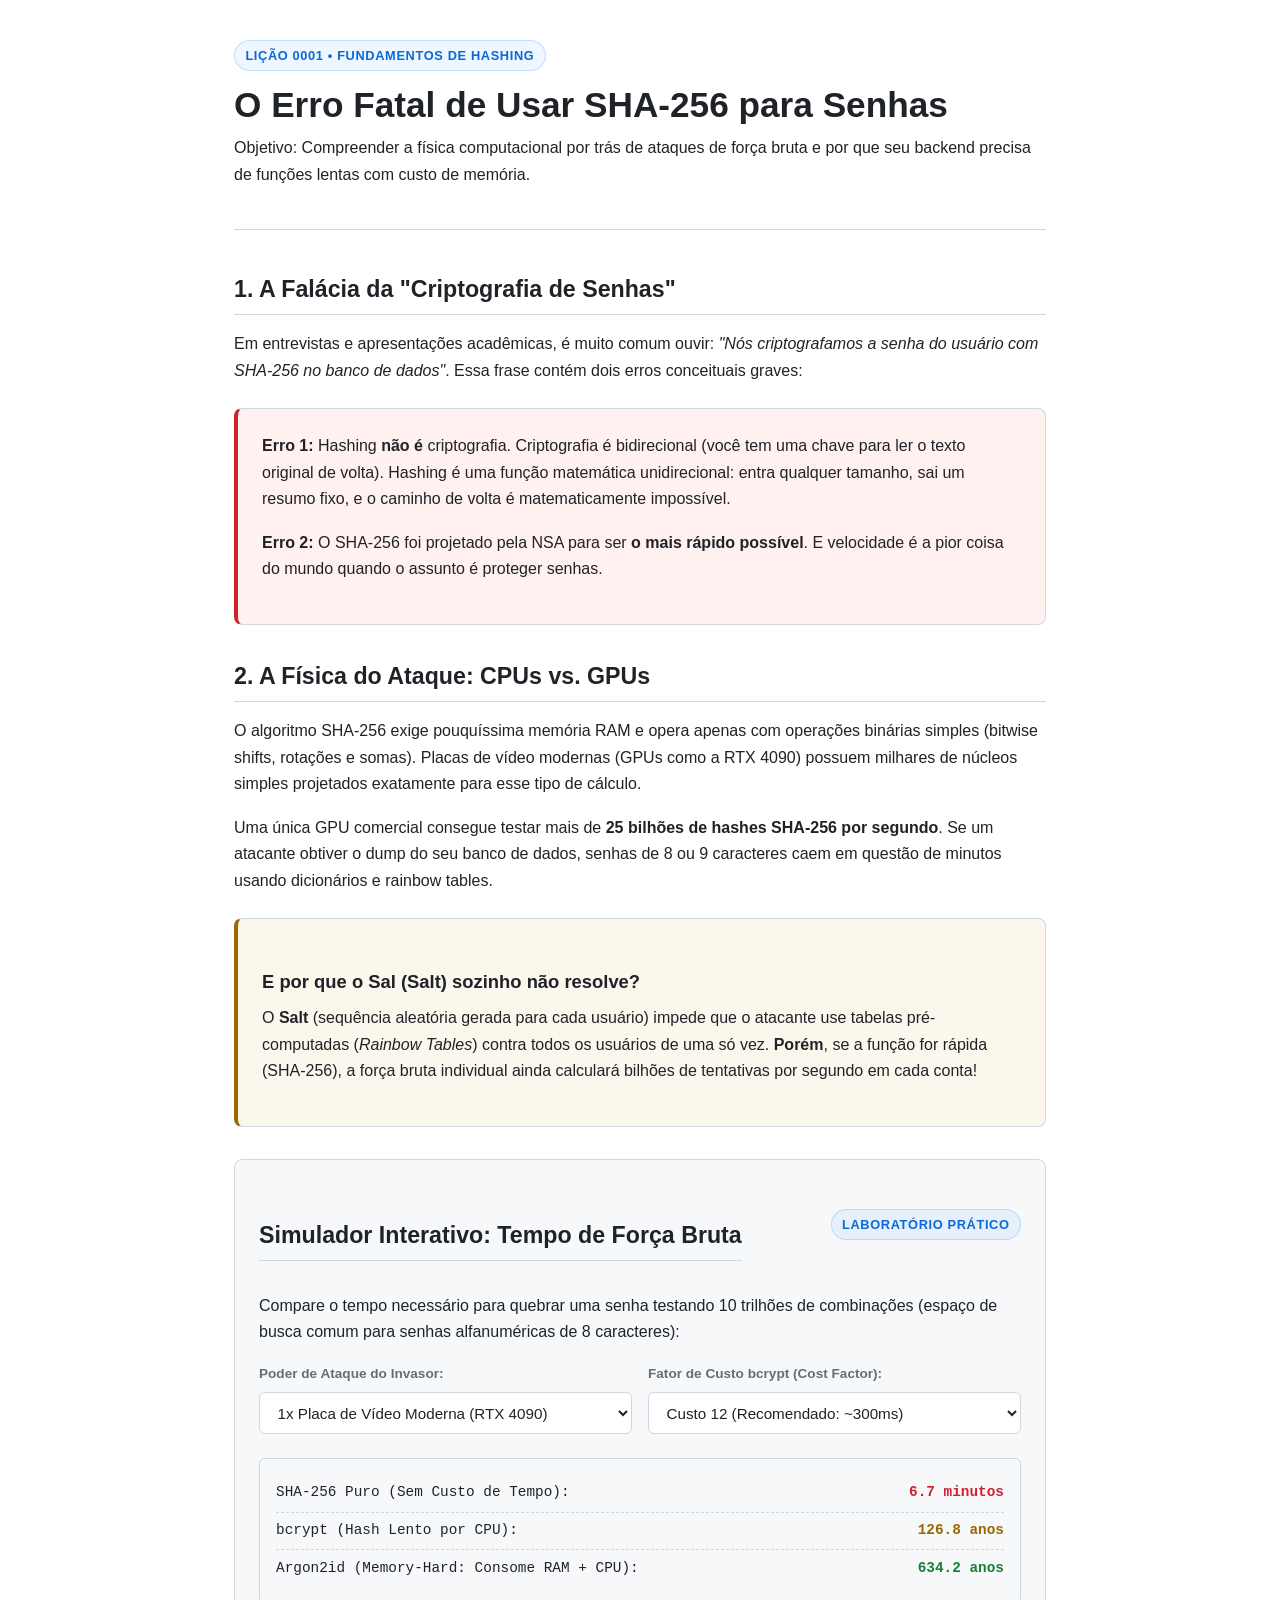
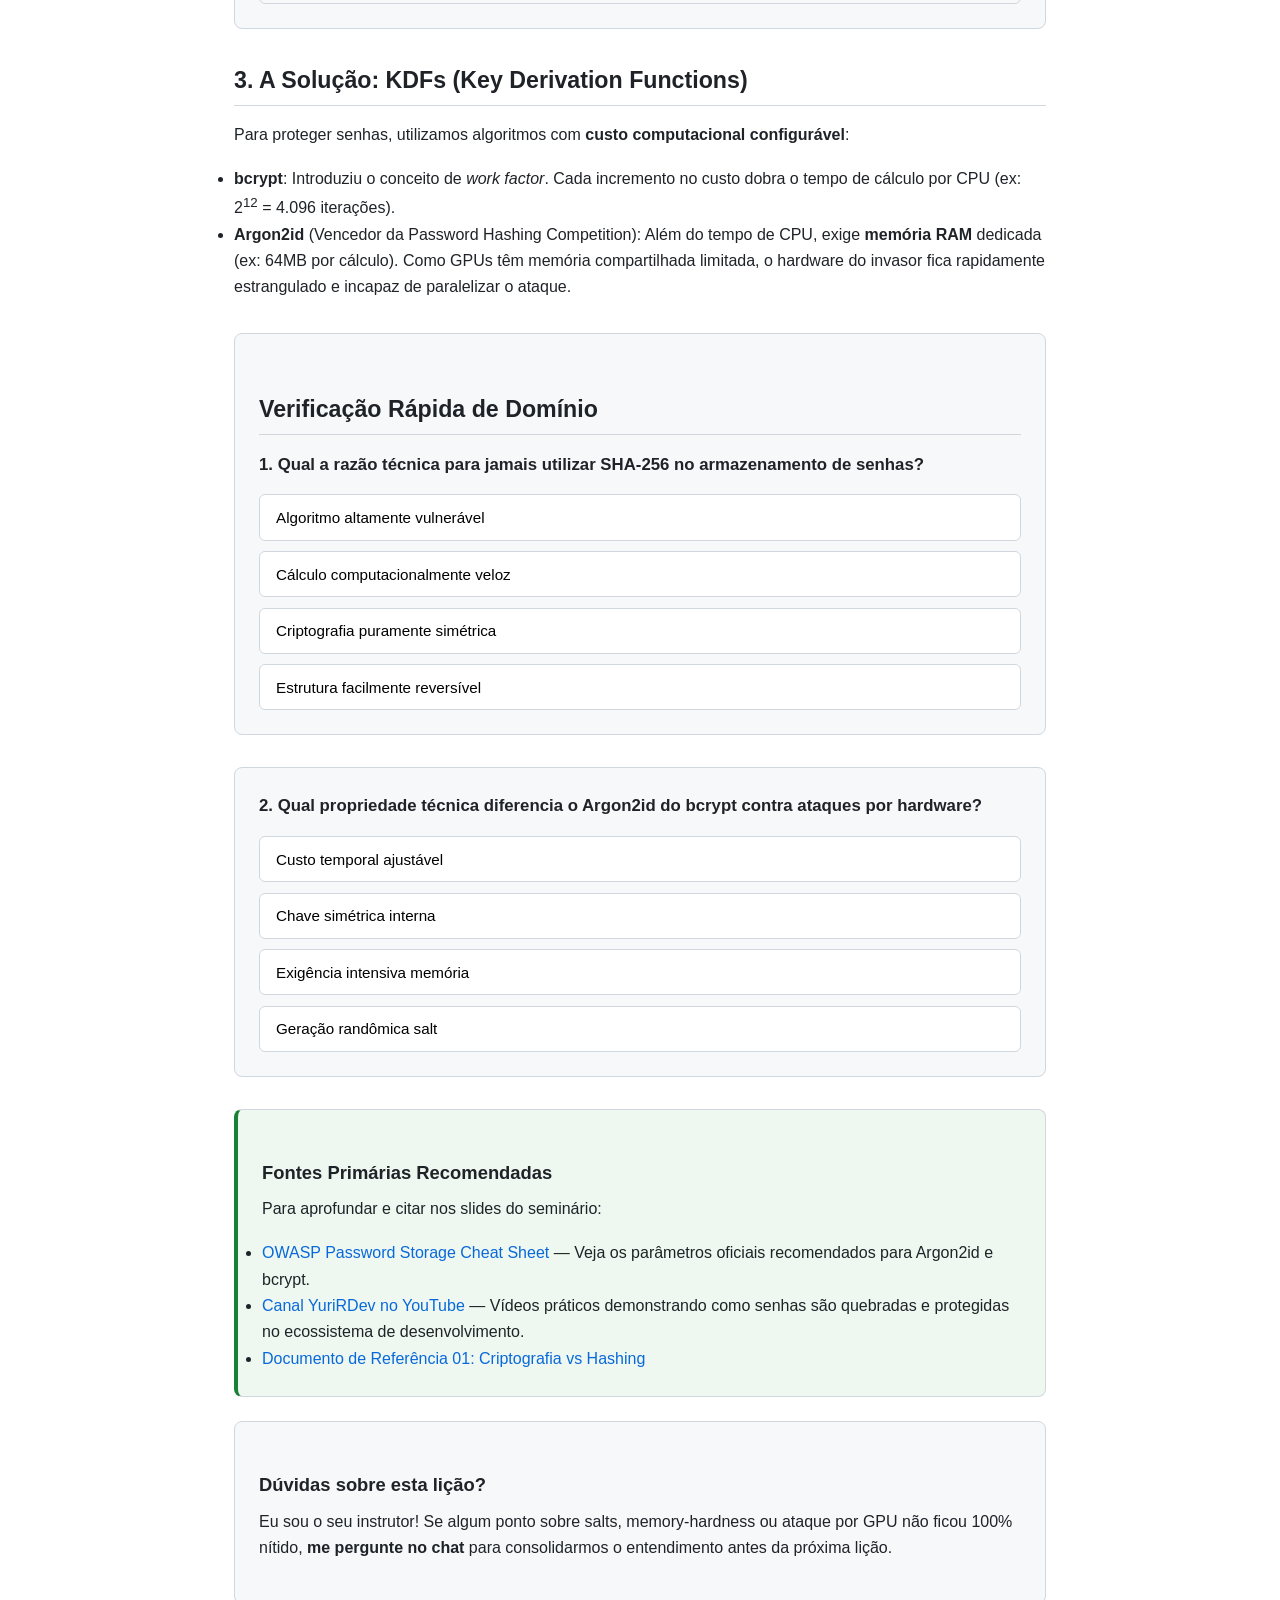
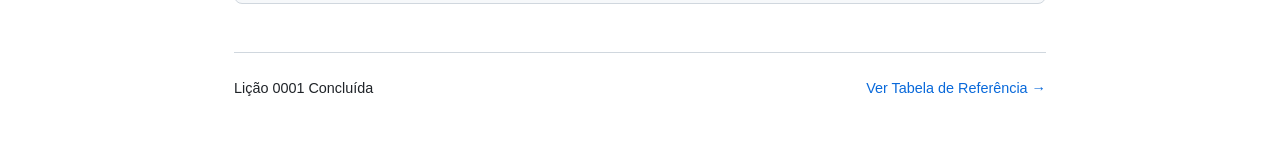
<file: lessons/0001-o-erro-fatal-do-sha256.html>
<!DOCTYPE html>
<html lang="pt-BR">
<head>
  <meta charset="UTF-8">
  <meta name="viewport" content="width=device-width, initial-scale=1.0">
  <title>Lição 0001: Por que o SHA-256 é um Erro Fatal para Senhas</title>
  <link rel="stylesheet" href="../assets/style.css">
</head>
<body>
  <header>
    <span class="lesson-badge">Lição 0001 • Fundamentos de Hashing</span>
    <h1>O Erro Fatal de Usar SHA-256 para Senhas</h1>
    <p>Objetivo: Compreender a física computacional por trás de ataques de força bruta e por que seu backend precisa de funções lentas com custo de memória.</p>
  </header>

  <main>
    <section>
      <h2>1. A Falácia da "Criptografia de Senhas"</h2>
      <p>Em entrevistas e apresentações acadêmicas, é muito comum ouvir: <em>"Nós criptografamos a senha do usuário com SHA-256 no banco de dados"</em>. Essa frase contém dois erros conceituais graves:</p>
      
      <div class="card alert-danger">
        <p><strong>Erro 1:</strong> Hashing <strong>não é</strong> criptografia. Criptografia é bidirecional (você tem uma chave para ler o texto original de volta). Hashing é uma função matemática unidirecional: entra qualquer tamanho, sai um resumo fixo, e o caminho de volta é matematicamente impossível.</p>
        <p><strong>Erro 2:</strong> O SHA-256 foi projetado pela NSA para ser <strong>o mais rápido possível</strong>. E velocidade é a pior coisa do mundo quando o assunto é proteger senhas.</p>
      </div>
    </section>

    <section>
      <h2>2. A Física do Ataque: CPUs vs. GPUs</h2>
      <p>O algoritmo SHA-256 exige pouquíssima memória RAM e opera apenas com operações binárias simples (bitwise shifts, rotações e somas). Placas de vídeo modernas (GPUs como a RTX 4090) possuem milhares de núcleos simples projetados exatamente para esse tipo de cálculo.</p>
      
      <p>Uma única GPU comercial consegue testar mais de <strong>25 bilhões de hashes SHA-256 por segundo</strong>. Se um atacante obtiver o dump do seu banco de dados, senhas de 8 ou 9 caracteres caem em questão de minutos usando dicionários e rainbow tables.</p>

      <div class="card alert-warning">
        <h3>E por que o Sal (Salt) sozinho não resolve?</h3>
        <p>O <strong>Salt</strong> (sequência aleatória gerada para cada usuário) impede que o atacante use tabelas pré-computadas (<em>Rainbow Tables</em>) contra todos os usuários de uma só vez. <strong>Porém</strong>, se a função for rápida (SHA-256), a força bruta individual ainda calculará bilhões de tentativas por segundo em cada conta!</p>
      </div>
    </section>

    <!-- Simulador Interativo -->
    <section class="simulator">
      <div class="simulator-header">
        <h2>Simulador Interativo: Tempo de Força Bruta</h2>
        <span class="lesson-badge">Laboratório Prático</span>
      </div>
      <p>Compare o tempo necessário para quebrar uma senha testando 10 trilhões de combinações (espaço de busca comum para senhas alfanuméricas de 8 caracteres):</p>

      <div class="simulator-controls">
        <div class="form-group">
          <label for="hardware-select">Poder de Ataque do Invasor:</label>
          <select id="hardware-select">
            <option value="1">1x Placa de Vídeo Moderna (RTX 4090)</option>
            <option value="8">Rig com 8x GPUs RTX 4090</option>
            <option value="64">Cluster Profissional (64 GPUs em Nuvem)</option>
          </select>
        </div>
        <div class="form-group">
          <label for="cost-factor">Fator de Custo bcrypt (Cost Factor):</label>
          <select id="cost-factor">
            <option value="10">Custo 10 (Mais rápido: ~100ms)</option>
            <option value="12" selected>Custo 12 (Recomendado: ~300ms)</option>
            <option value="14">Custo 14 (Servidores potentes: ~1.2s)</option>
          </select>
        </div>
      </div>

      <div class="sim-output">
        <div class="sim-metric">
          <span>SHA-256 Puro (Sem Custo de Tempo):</span>
          <strong id="sha-result" style="color: var(--danger)">Calculando...</strong>
        </div>
        <div class="sim-metric">
          <span>bcrypt (Hash Lento por CPU):</span>
          <strong id="bcrypt-result" style="color: var(--warning)">Calculando...</strong>
        </div>
        <div class="sim-metric">
          <span>Argon2id (Memory-Hard: Consome RAM + CPU):</span>
          <strong id="argon-result" style="color: var(--success)">Calculando...</strong>
        </div>
      </div>
    </section>

    <section>
      <h2>3. A Solução: KDFs (Key Derivation Functions)</h2>
      <p>Para proteger senhas, utilizamos algoritmos com <strong>custo computacional configurável</strong>:</p>
      <ul>
        <li><strong>bcrypt</strong>: Introduziu o conceito de <em>work factor</em>. Cada incremento no custo dobra o tempo de cálculo por CPU (ex: 2<sup>12</sup> = 4.096 iterações).</li>
        <li><strong>Argon2id</strong> (Vencedor da Password Hashing Competition): Além do tempo de CPU, exige <strong>memória RAM</strong> dedicada (ex: 64MB por cálculo). Como GPUs têm memória compartilhada limitada, o hardware do invasor fica rapidamente estrangulado e incapaz de paralelizar o ataque.</li>
      </ul>
    </section>

    <!-- Quiz Interativo -->
    <section class="quiz-widget" id="quiz-1">
      <h2>Verificação Rápida de Domínio</h2>
      <p class="quiz-question">1. Qual a razão técnica para jamais utilizar SHA-256 no armazenamento de senhas?</p>
      <div class="quiz-options">
        <button class="quiz-option" data-correct="false">Algoritmo altamente vulnerável</button>
        <button class="quiz-option" data-correct="true">Cálculo computacionalmente veloz</button>
        <button class="quiz-option" data-correct="false">Criptografia puramente simétrica</button>
        <button class="quiz-option" data-correct="false">Estrutura facilmente reversível</button>
      </div>
      <div class="quiz-feedback" id="quiz-feedback-1"></div>
    </section>

    <section class="quiz-widget" id="quiz-2">
      <p class="quiz-question">2. Qual propriedade técnica diferencia o Argon2id do bcrypt contra ataques por hardware?</p>
      <div class="quiz-options">
        <button class="quiz-option" data-correct="false">Custo temporal ajustável</button>
        <button class="quiz-option" data-correct="false">Chave simétrica interna</button>
        <button class="quiz-option" data-correct="true">Exigência intensiva memória</button>
        <button class="quiz-option" data-correct="false">Geração randômica salt</button>
      </div>
      <div class="quiz-feedback" id="quiz-feedback-2"></div>
    </section>

    <section class="card alert-success">
      <h3>Fontes Primárias Recomendadas</h3>
      <p>Para aprofundar e citar nos slides do seminário:</p>
      <ul>
        <li><a href="https://cheatsheetseries.owasp.org/cheatsheets/Password_Storage_Cheat_Sheet.html" target="_blank" rel="noopener">OWASP Password Storage Cheat Sheet</a> — Veja os parâmetros oficiais recomendados para Argon2id e bcrypt.</li>
        <li><a href="https://www.youtube.com/@YuriRDev" target="_blank" rel="noopener">Canal YuriRDev no YouTube</a> — Vídeos práticos demonstrando como senhas são quebradas e protegidas no ecossistema de desenvolvimento.</li>
        <li><a href="../reference/01-hashing-vs-criptografia.html">Documento de Referência 01: Criptografia vs Hashing</a></li>
      </ul>
    </section>

    <section class="card">
      <h3>Dúvidas sobre esta lição?</h3>
      <p>Eu sou o seu instrutor! Se algum ponto sobre salts, memory-hardness ou ataque por GPU não ficou 100% nítido, <strong>me pergunte no chat</strong> para consolidarmos o entendimento antes da próxima lição.</p>
    </section>
  </main>

  <footer class="nav-footer">
    <span>Lição 0001 Concluída</span>
    <a href="../reference/01-hashing-vs-criptografia.html">Ver Tabela de Referência →</a>
  </footer>

  <script>
    // Simulator Logic
    const combinations = 10000000000000; // 10 trilhões
    const hardwareSelect = document.getElementById('hardware-select');
    const costFactorSelect = document.getElementById('cost-factor');

    function updateSimulator() {
      const gpus = parseInt(hardwareSelect.value, 10);
      const cost = parseInt(costFactorSelect.value, 10);

      // SHA-256: ~25 bilhões hashes/seg por RTX 4090
      const shaSpeed = 25000000000 * gpus;
      const shaSeconds = combinations / shaSpeed;
      document.getElementById('sha-result').textContent = formatTime(shaSeconds);

      // bcrypt: ~10.000 h/s em cost 10 para 1 GPU, divide por 2 a cada aumento de custo
      const baseBcrypt = 10000 * Math.pow(2, 10 - cost) * gpus;
      const bcryptSeconds = combinations / baseBcrypt;
      document.getElementById('bcrypt-result').textContent = formatTime(bcryptSeconds);

      // Argon2id: memória de GPU esgota, velocidade drasticamente menor (~500 h/s com 64MB)
      const baseArgon = 500 * gpus;
      const argonSeconds = combinations / baseArgon;
      document.getElementById('argon-result').textContent = formatTime(argonSeconds);
    }

    function formatTime(sec) {
      if (sec < 60) return `${sec.toFixed(1)} segundos (instantâneo)`;
      if (sec < 3600) return `${(sec / 60).toFixed(1)} minutos`;
      if (sec < 86400) return `${(sec / 3600).toFixed(1)} horas`;
      if (sec < 31536000) return `${(sec / 86400).toFixed(1)} dias`;
      const anos = sec / 31536000;
      if (anos > 1000) return `${(anos / 1000).toFixed(1)} milênios (inviável)`;
      return `${anos.toFixed(1)} anos`;
    }

    hardwareSelect.addEventListener('change', updateSimulator);
    costFactorSelect.addEventListener('change', updateSimulator);
    updateSimulator();

    // Quiz Logic
    function setupQuiz(quizId, feedbackId) {
      const container = document.getElementById(quizId);
      const feedback = document.getElementById(feedbackId);
      const buttons = container.querySelectorAll('.quiz-option');

      buttons.forEach(btn => {
        btn.addEventListener('click', () => {
          buttons.forEach(b => {
            b.disabled = true;
            if (b.dataset.correct === "true") b.classList.add('correct');
          });

          if (btn.dataset.correct === "true") {
            feedback.style.display = 'block';
            feedback.className = 'quiz-feedback alert-success';
            feedback.innerHTML = '<strong>Correto!</strong> O cálculo veloz permite testar bilhões de possibilidades por segundo em GPUs.';
          } else {
            btn.classList.add('incorrect');
            feedback.style.display = 'block';
            feedback.className = 'quiz-feedback alert-danger';
            feedback.innerHTML = '<strong>Incorreto.</strong> O problema do SHA-256 para senhas é a sua velocidade extrema de processamento, facilitando força bruta.';
          }
        });
      });
    }

    setupQuiz('quiz-1', 'quiz-feedback-1');

    // Quiz 2 feedback override
    const container2 = document.getElementById('quiz-2');
    const feedback2 = document.getElementById('quiz-feedback-2');
    const buttons2 = container2.querySelectorAll('.quiz-option');
    buttons2.forEach(btn => {
      btn.addEventListener('click', () => {
        buttons2.forEach(b => {
          b.disabled = true;
          if (b.dataset.correct === "true") b.classList.add('correct');
        });
        if (btn.dataset.correct === "true") {
          feedback2.style.display = 'block';
          feedback2.className = 'quiz-feedback alert-success';
          feedback2.innerHTML = '<strong>Correto!</strong> O Argon2id força o consumo de memória RAM, inviabilizando a paralelização em placas de vídeo.';
        } else {
          btn.classList.add('incorrect');
          feedback2.style.display = 'block';
          feedback2.className = 'quiz-feedback alert-danger';
          feedback2.innerHTML = '<strong>Incorreto.</strong> A grande inovação do Argon2id é ser memory-hard (exigir muita memória física por tentativa).';
        }
      });
    });
  </script>
</body>
</html>
</file>
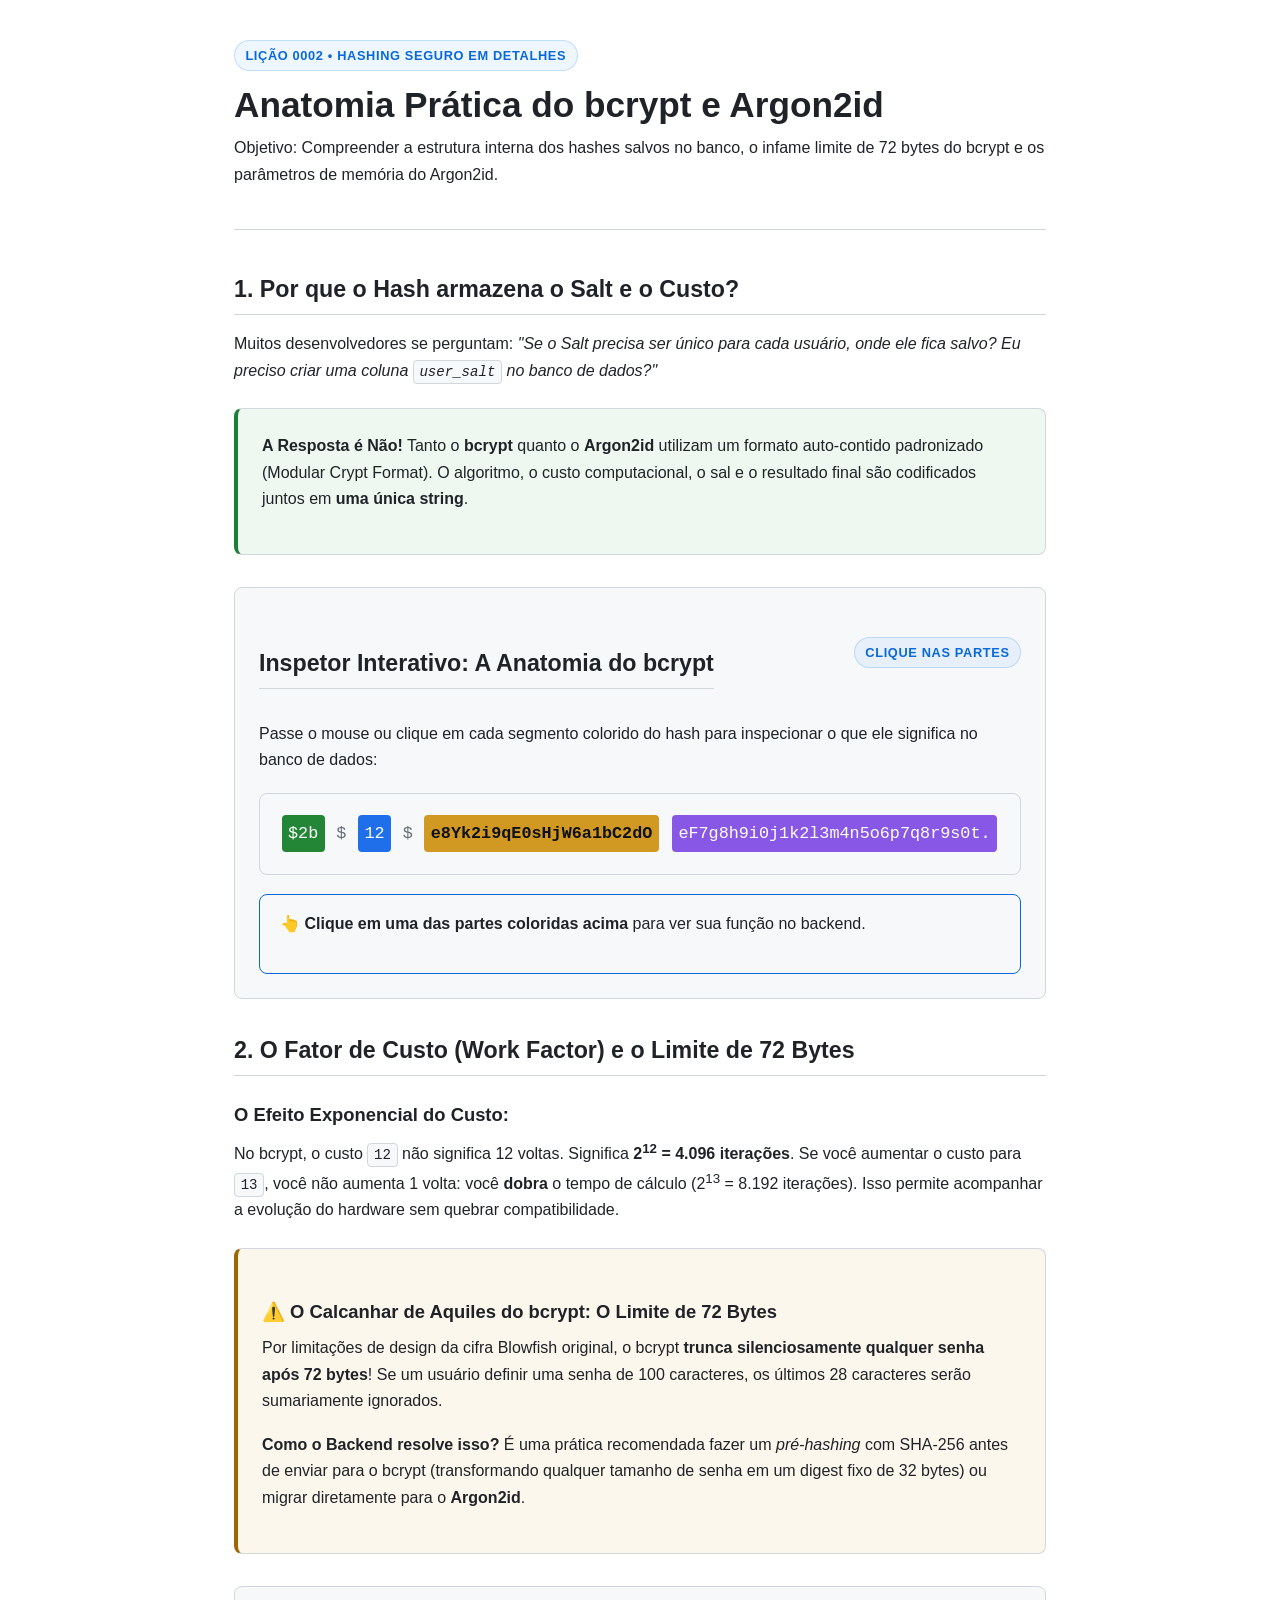
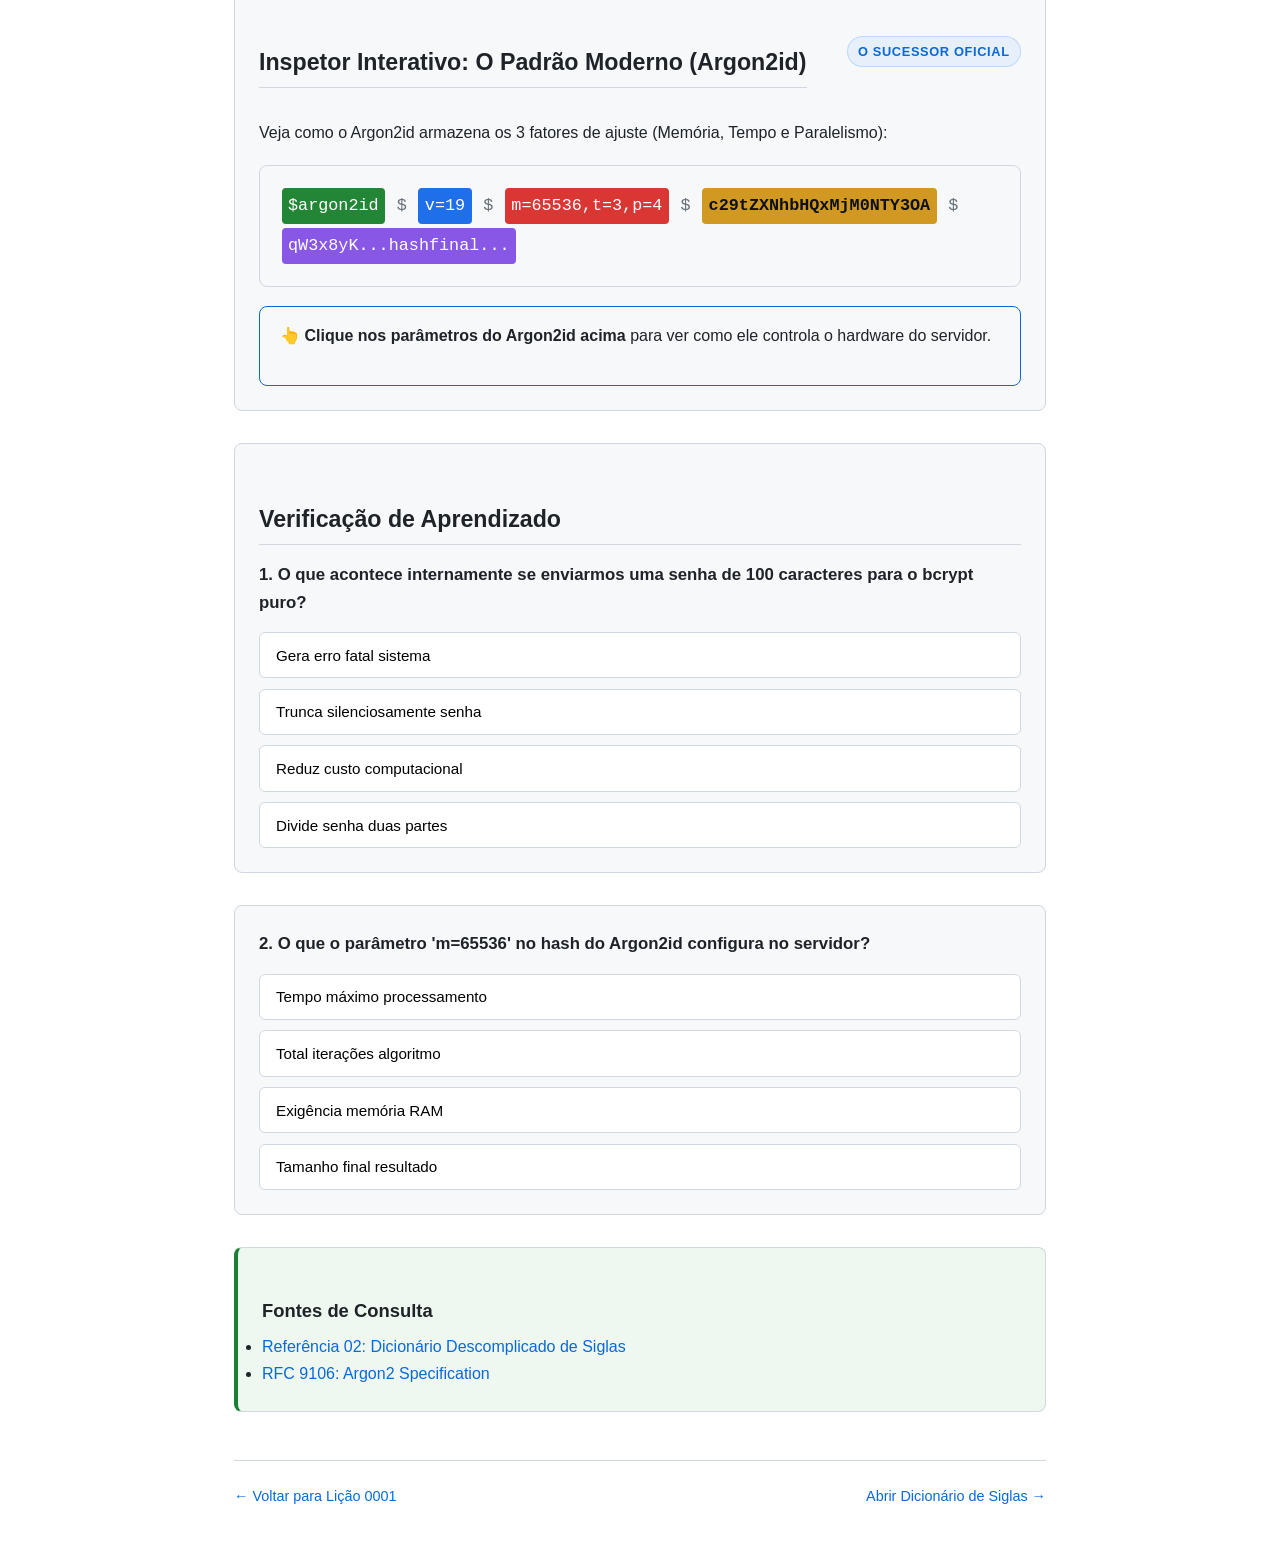
<file: lessons/0002-anatomia-do-bcrypt-e-argon2.html>
<!DOCTYPE html>
<html lang="pt-BR">
<head>
  <meta charset="UTF-8">
  <meta name="viewport" content="width=device-width, initial-scale=1.0">
  <title>Lição 0002: Anatomia Prática do bcrypt e Argon2id</title>
  <link rel="stylesheet" href="../assets/style.css">
  <style>
    .hash-display {
      font-family: var(--font-mono);
      font-size: 1.05rem;
      background: var(--code-bg);
      border: 1px solid var(--card-border);
      padding: 1.25rem;
      border-radius: 8px;
      word-break: break-all;
      line-height: 1.8;
      margin: 1.2rem 0;
    }
    .hash-part {
      padding: 0.2rem 0.4rem;
      border-radius: 4px;
      cursor: pointer;
      display: inline-block;
      margin: 0.1rem;
      transition: all 0.2s ease;
    }
    .hash-part:hover {
      filter: brightness(1.3);
      outline: 2px solid white;
    }
    .part-algo { background: #238636; color: white; }
    .part-cost { background: #1f6feb; color: white; }
    .part-salt { background: #d29922; color: #0d1117; font-weight: bold; }
    .part-hash { background: #8957e5; color: white; }
    .part-params { background: #da3633; color: white; }

    .inspector-detail {
      background: var(--card-bg);
      border: 1px solid var(--accent);
      border-radius: 8px;
      padding: 1rem 1.25rem;
      margin-top: 1rem;
      min-height: 80px;
    }
  </style>
</head>
<body>
  <header>
    <span class="lesson-badge">Lição 0002 • Hashing Seguro em Detalhes</span>
    <h1>Anatomia Prática do bcrypt e Argon2id</h1>
    <p>Objetivo: Compreender a estrutura interna dos hashes salvos no banco, o infame limite de 72 bytes do bcrypt e os parâmetros de memória do Argon2id.</p>
  </header>

  <main>
    <section>
      <h2>1. Por que o Hash armazena o Salt e o Custo?</h2>
      <p>Muitos desenvolvedores se perguntam: <em>"Se o Salt precisa ser único para cada usuário, onde ele fica salvo? Eu preciso criar uma coluna <code>user_salt</code> no banco de dados?"</em></p>
      
      <div class="card alert-success">
        <p><strong>A Resposta é Não!</strong> Tanto o <strong>bcrypt</strong> quanto o <strong>Argon2id</strong> utilizam um formato auto-contido padronizado (Modular Crypt Format). O algoritmo, o custo computacional, o sal e o resultado final são codificados juntos em <strong>uma única string</strong>.</p>
      </div>
    </section>

    <!-- Inspetor Interativo do bcrypt -->
    <section class="simulator">
      <div class="simulator-header">
        <h2>Inspetor Interativo: A Anatomia do bcrypt</h2>
        <span class="lesson-badge">Clique nas Partes</span>
      </div>
      <p>Passe o mouse ou clique em cada segmento colorido do hash para inspecionar o que ele significa no banco de dados:</p>

      <div class="hash-display" id="bcrypt-hash-display">
        <span class="hash-part part-algo" onclick="showBcrypt('algo')">$2b</span>
        <span style="color:var(--text-muted)">$</span>
        <span class="hash-part part-cost" onclick="showBcrypt('cost')">12</span>
        <span style="color:var(--text-muted)">$</span>
        <span class="hash-part part-salt" onclick="showBcrypt('salt')">e8Yk2i9qE0sHjW6a1bC2dO</span>
        <span class="hash-part part-hash" onclick="showBcrypt('hash')">eF7g8h9i0j1k2l3m4n5o6p7q8r9s0t.</span>
      </div>

      <div class="inspector-detail" id="bcrypt-detail">
        <strong>👆 Clique em uma das partes coloridas acima</strong> para ver sua função no backend.
      </div>
    </section>

    <section>
      <h2>2. O Fator de Custo (Work Factor) e o Limite de 72 Bytes</h2>
      
      <h3>O Efeito Exponencial do Custo:</h3>
      <p>No bcrypt, o custo <code>12</code> não significa 12 voltas. Significa <strong>2<sup>12</sup> = 4.096 iterações</strong>. Se você aumentar o custo para <code>13</code>, você não aumenta 1 volta: você <strong>dobra</strong> o tempo de cálculo (2<sup>13</sup> = 8.192 iterações). Isso permite acompanhar a evolução do hardware sem quebrar compatibilidade.</p>

      <div class="card alert-warning">
        <h3>⚠️ O Calcanhar de Aquiles do bcrypt: O Limite de 72 Bytes</h3>
        <p>Por limitações de design da cifra Blowfish original, o bcrypt <strong>trunca silenciosamente qualquer senha após 72 bytes</strong>! Se um usuário definir uma senha de 100 caracteres, os últimos 28 caracteres serão sumariamente ignorados.</p>
        <p><strong>Como o Backend resolve isso?</strong> É uma prática recomendada fazer um <em>pré-hashing</em> com SHA-256 antes de enviar para o bcrypt (transformando qualquer tamanho de senha em um digest fixo de 32 bytes) ou migrar diretamente para o <strong>Argon2id</strong>.</p>
      </div>
    </section>

    <!-- Inspetor Interativo do Argon2id -->
    <section class="simulator">
      <div class="simulator-header">
        <h2>Inspetor Interativo: O Padrão Moderno (Argon2id)</h2>
        <span class="lesson-badge">O Sucessor Oficial</span>
      </div>
      <p>Veja como o Argon2id armazena os 3 fatores de ajuste (Memória, Tempo e Paralelismo):</p>

      <div class="hash-display">
        <span class="hash-part part-algo" onclick="showArgon('algo')">$argon2id</span>
        <span style="color:var(--text-muted)">$</span>
        <span class="hash-part part-cost" onclick="showArgon('ver')">v=19</span>
        <span style="color:var(--text-muted)">$</span>
        <span class="hash-part part-params" onclick="showArgon('params')">m=65536,t=3,p=4</span>
        <span style="color:var(--text-muted)">$</span>
        <span class="hash-part part-salt" onclick="showArgon('salt')">c29tZXNhbHQxMjM0NTY3OA</span>
        <span style="color:var(--text-muted)">$</span>
        <span class="hash-part part-hash" onclick="showArgon('hash')">qW3x8yK...hashfinal...</span>
      </div>

      <div class="inspector-detail" id="argon-detail">
        <strong>👆 Clique nos parâmetros do Argon2id acima</strong> para ver como ele controla o hardware do servidor.
      </div>
    </section>

    <!-- Quiz Interativo -->
    <section class="quiz-widget" id="quiz-3">
      <h2>Verificação de Aprendizado</h2>
      <p class="quiz-question">1. O que acontece internamente se enviarmos uma senha de 100 caracteres para o bcrypt puro?</p>
      <div class="quiz-options">
        <button class="quiz-option" data-correct="false">Gera erro fatal sistema</button>
        <button class="quiz-option" data-correct="true">Trunca silenciosamente senha</button>
        <button class="quiz-option" data-correct="false">Reduz custo computacional</button>
        <button class="quiz-option" data-correct="false">Divide senha duas partes</button>
      </div>
      <div class="quiz-feedback" id="quiz-feedback-3"></div>
    </section>

    <section class="quiz-widget" id="quiz-4">
      <p class="quiz-question">2. O que o parâmetro 'm=65536' no hash do Argon2id configura no servidor?</p>
      <div class="quiz-options">
        <button class="quiz-option" data-correct="false">Tempo máximo processamento</button>
        <button class="quiz-option" data-correct="false">Total iterações algoritmo</button>
        <button class="quiz-option" data-correct="true">Exigência memória RAM</button>
        <button class="quiz-option" data-correct="false">Tamanho final resultado</button>
      </div>
      <div class="quiz-feedback" id="quiz-feedback-4"></div>
    </section>

    <section class="card alert-success">
      <h3>Fontes de Consulta</h3>
      <ul>
        <li><a href="../reference/02-dicionario-de-siglas.html">Referência 02: Dicionário Descomplicado de Siglas</a></li>
        <li><a href="https://datatracker.ietf.org/doc/html/rfc9106" target="_blank" rel="noopener">RFC 9106: Argon2 Specification</a></li>
      </ul>
    </section>
  </main>

  <footer class="nav-footer">
    <a href="0001-o-erro-fatal-do-sha256.html">← Voltar para Lição 0001</a>
    <a href="../reference/02-dicionario-de-siglas.html">Abrir Dicionário de Siglas →</a>
  </footer>

  <script>
    function showBcrypt(part) {
      const el = document.getElementById('bcrypt-detail');
      if (part === 'algo') {
        el.innerHTML = '<span style="color:#238636"><strong>$2b$ (Identificador do Algoritmo):</strong></span> Especifica que é a versão moderna e corrigida do bcrypt (sucessora do <code>$2a$</code>, que tinha um bug de codificação de caracteres em certas bibliotecas).';
      } else if (part === 'cost') {
        el.innerHTML = '<span style="color:#1f6feb"><strong>12 (Fator de Custo / Work Factor):</strong></span> Indica 2<sup>12</sup> = 4.096 iterações de derivação de chave. No login, a biblioteca lê esse número do próprio banco e repete a mesma quantidade de iterações para comparar.';
      } else if (part === 'salt') {
        el.innerHTML = '<span style="color:#d29922"><strong>e8Yk2i9qE0sHjW6a1bC2dO (O Salt):</strong></span> 22 caracteres em base64 customizado representando 128 bits aleatórios gerados exclusivamente para este usuário. Não precisa de coluna separada!';
      } else if (part === 'hash') {
        el.innerHTML = '<span style="color:#8957e5"><strong>eF7g8... (O Hash Derivado):</strong></span> Os 31 caracteres finais contendo o resultado da cifra de 184 bits derivada da senha + salt com as 4.096 iterações.';
      }
    }

    function showArgon(part) {
      const el = document.getElementById('argon-detail');
      if (part === 'algo') {
        el.innerHTML = '<span style="color:#238636"><strong>$argon2id:</strong></span> A variante híbrida oficial recomendada pela OWASP (resistente tanto a ataques de canal lateral/tempo quanto a GPUs).';
      } else if (part === 'ver') {
        el.innerHTML = '<span style="color:#1f6feb"><strong>v=19:</strong></span> Versão binária da especificação do algoritmo (0x13 = versão 19, padronizada na RFC 9106).';
      } else if (part === 'params') {
        el.innerHTML = '<span style="color:#da3633"><strong>m=65536, t=3, p=4 (Os 3 Ajustes Mestres):</strong></span><br>• <code>m=65536</code>: Consome <strong>64 MB de memória RAM</strong> por tentativa.<br>• <code>t=3</code>: 3 iterações (passes) na memória.<br>• <code>p=4</code>: 4 threads paralelas da CPU.';
      } else if (part === 'salt') {
        el.innerHTML = '<span style="color:#d29922"><strong>c29tZXNhbHQ... (Salt):</strong></span> Salt codificado em Base64 padrão.';
      } else if (part === 'hash') {
        el.innerHTML = '<span style="color:#8957e5"><strong>qW3x8yK... (Hash):</strong></span> O hash derivado em base64 gerado após o preenchimento e rotação dos 64 MB de blocos de memória.';
      }
    }

    function setupQuiz(quizId, feedbackId, correctMsg, incorrectMsg) {
      const container = document.getElementById(quizId);
      const feedback = document.getElementById(feedbackId);
      const buttons = container.querySelectorAll('.quiz-option');

      buttons.forEach(btn => {
        btn.addEventListener('click', () => {
          buttons.forEach(b => {
            b.disabled = true;
            if (b.dataset.correct === "true") b.classList.add('correct');
          });

          if (btn.dataset.correct === "true") {
            feedback.style.display = 'block';
            feedback.className = 'quiz-feedback alert-success';
            feedback.innerHTML = `<strong>Correto!</strong> ${correctMsg}`;
          } else {
            btn.classList.add('incorrect');
            feedback.style.display = 'block';
            feedback.className = 'quiz-feedback alert-danger';
            feedback.innerHTML = `<strong>Incorreto.</strong> ${incorrectMsg}`;
          }
        });
      });
    }

    setupQuiz('quiz-3', 'quiz-feedback-3', 'O bcrypt ignora tudo além do 72º byte devido ao limite da cifra Blowfish original.', 'O bcrypt possui o limite de truncar senhas silenciosamente a partir de 72 bytes.');
    setupQuiz('quiz-4', 'quiz-feedback-4', 'O parâmetro m define o custo de memória em KiB (65.536 KiB = 64 MiB).', 'O parâmetro m (memory cost) controla quanta memória RAM cada tentativa de hash é obrigada a consumir.');
  </script>
</body>
</html>
</file>
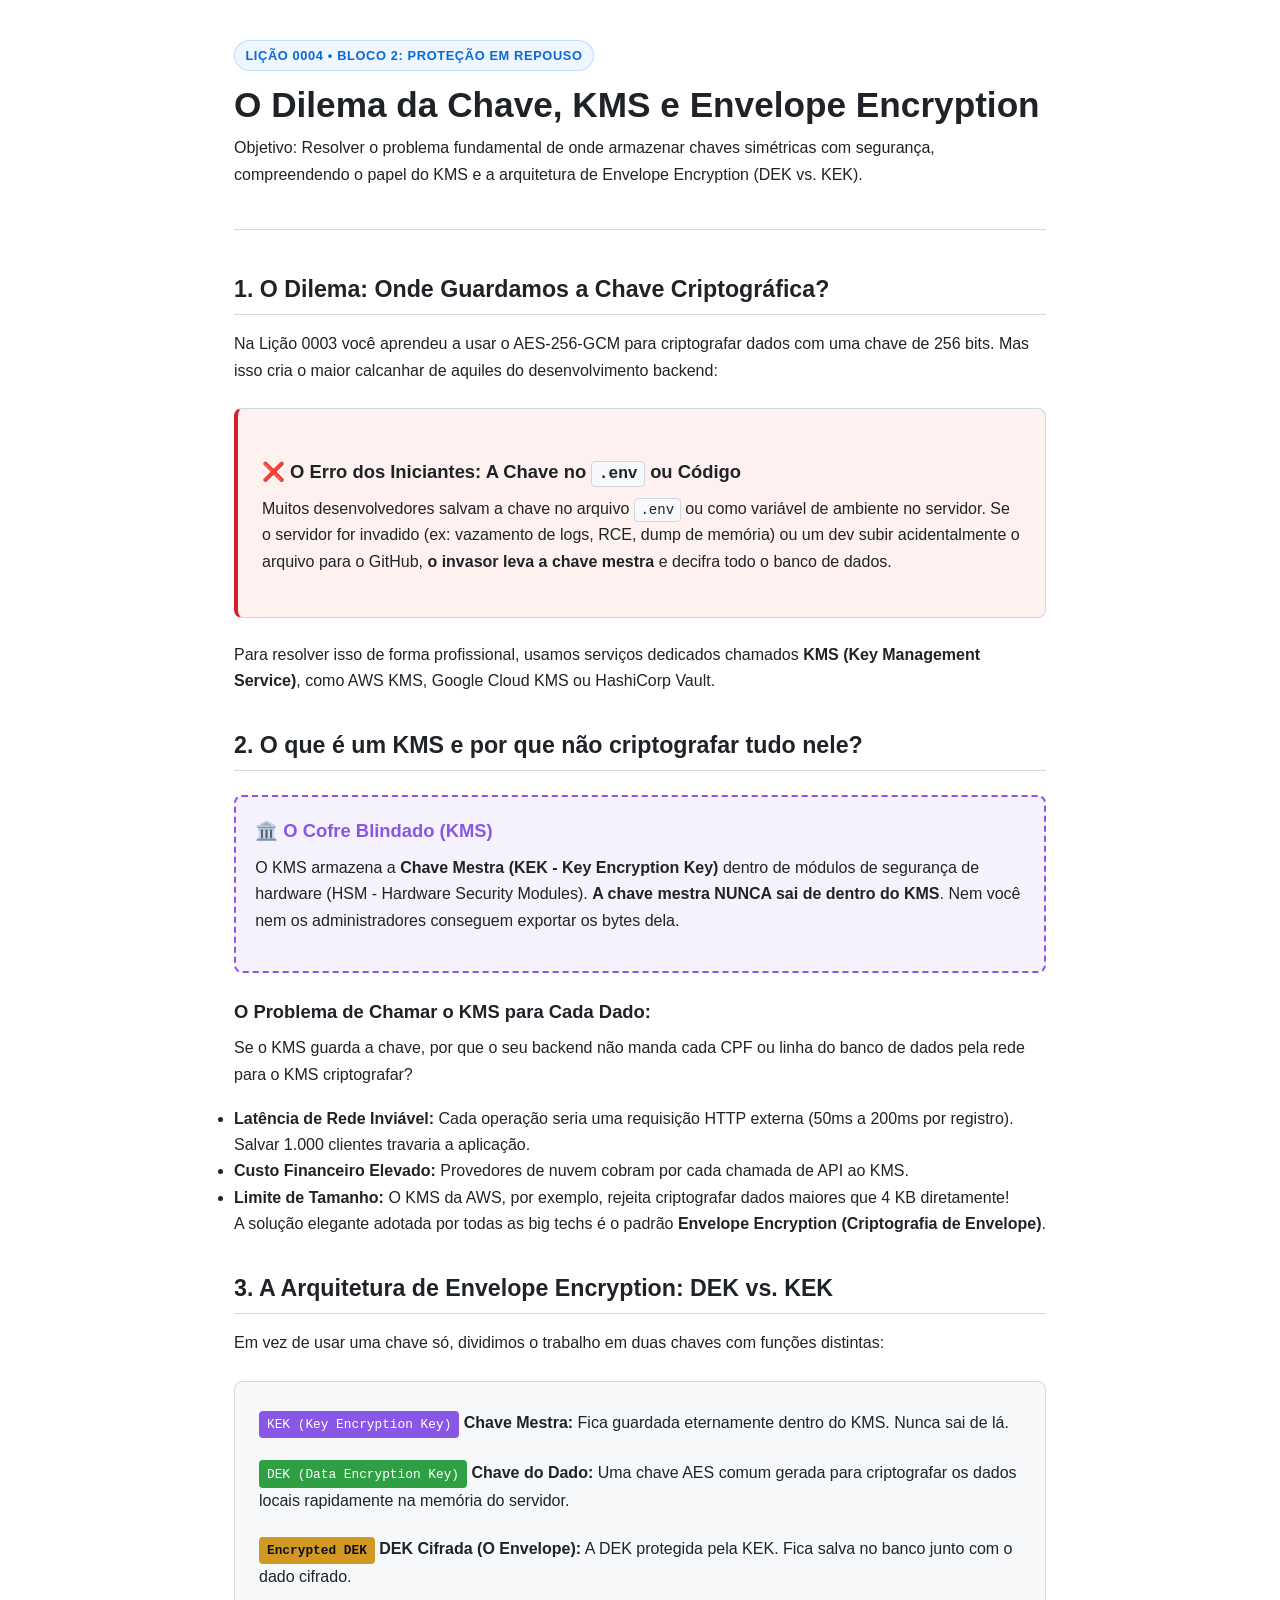
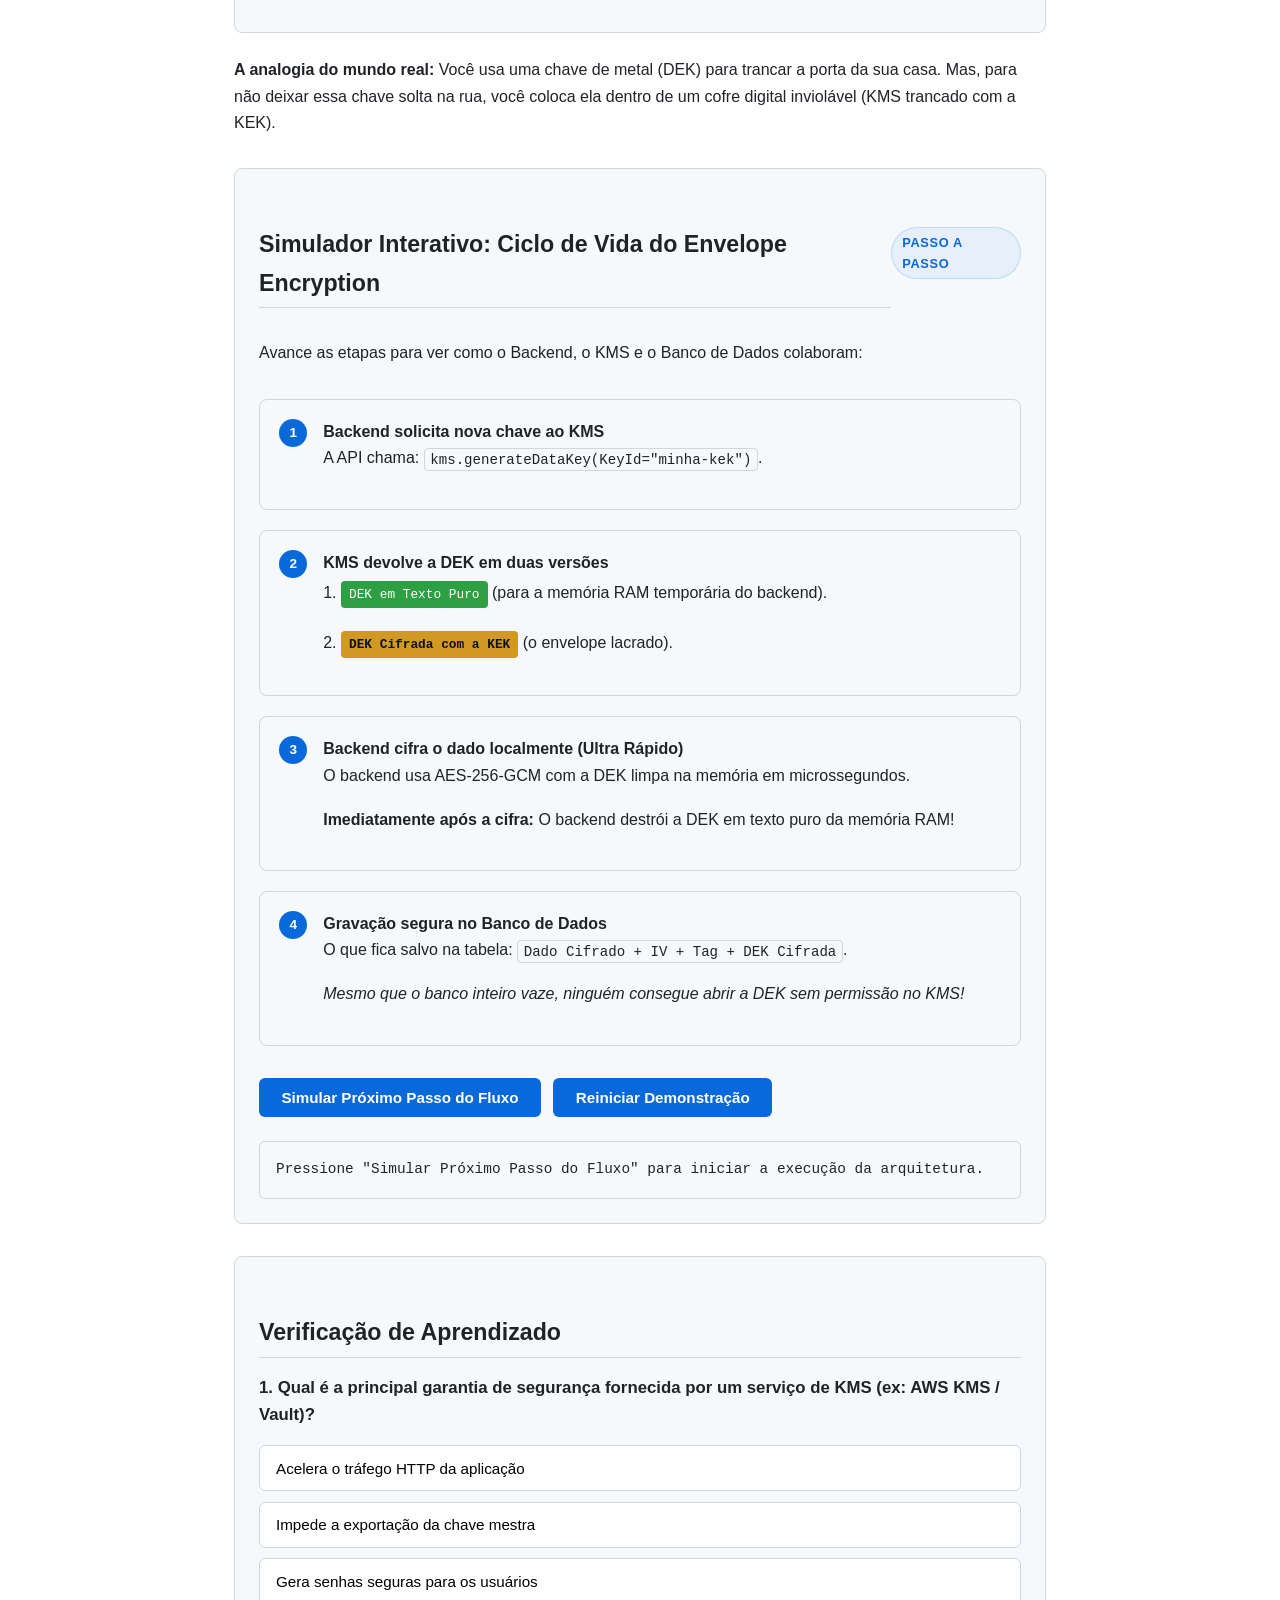
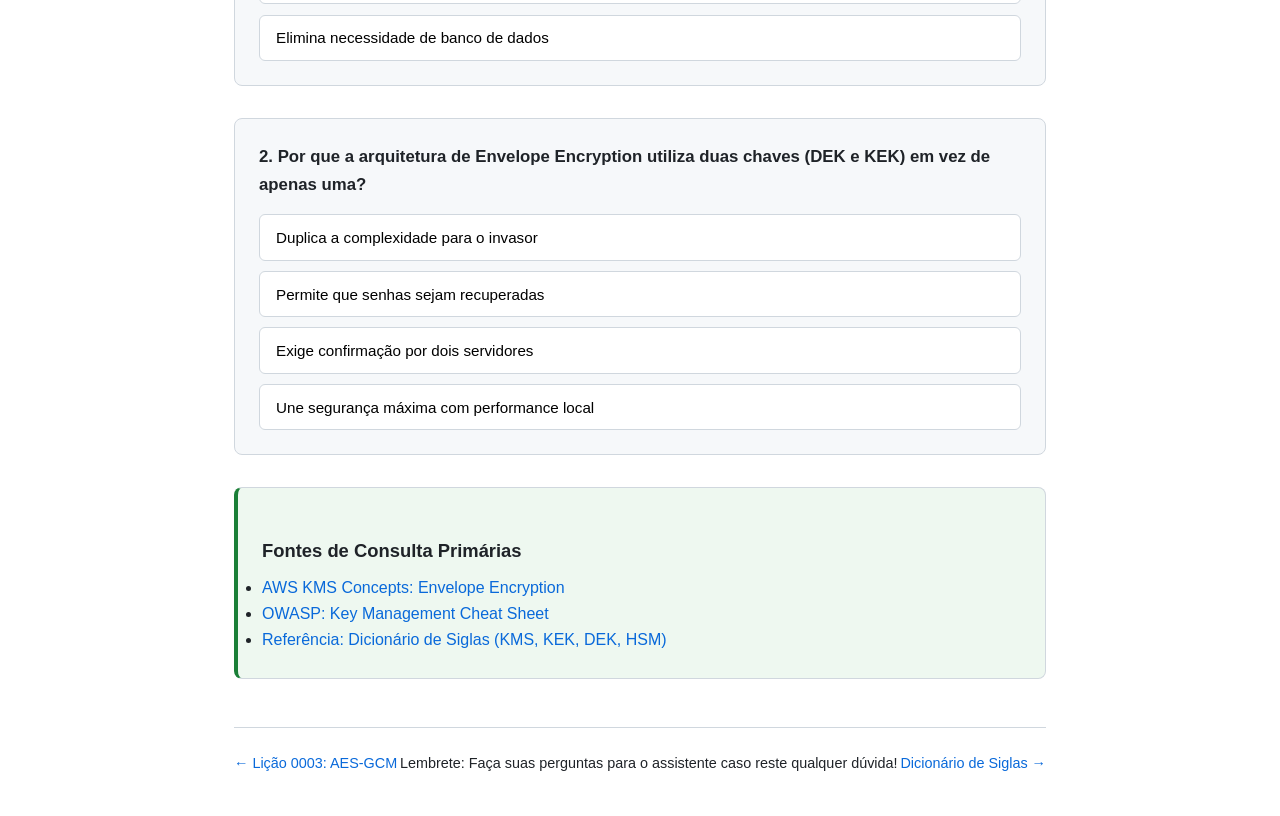
<file: lessons/0004-kms-e-envelope-encryption.html>
<!DOCTYPE html>
<html lang="pt-BR">
<head>
  <meta charset="UTF-8">
  <meta name="viewport" content="width=device-width, initial-scale=1.0">
  <title>Lição 0004: O Dilema da Chave, KMS e Envelope Encryption</title>
  <link rel="stylesheet" href="../assets/style.css">
  <style>
    .envelope-flow {
      display: flex;
      flex-direction: column;
      gap: 1.25rem;
      margin: 2rem 0;
    }
    .flow-step {
      background: var(--code-bg);
      border: 1px solid var(--card-border);
      border-radius: 8px;
      padding: 1.2rem;
      display: flex;
      align-items: flex-start;
      gap: 1rem;
      transition: border-color 0.2s ease;
    }
    .flow-step.active {
      border-color: var(--accent);
      background: rgba(88, 166, 255, 0.05);
    }
    .step-number {
      background: var(--accent);
      color: white;
      font-weight: bold;
      width: 28px;
      height: 28px;
      border-radius: 50%;
      display: flex;
      align-items: center;
      justify-content: center;
      font-size: 0.85rem;
      flex-shrink: 0;
    }
    .step-content {
      flex: 1;
    }
    .key-badge {
      font-family: var(--font-mono);
      font-size: 0.8rem;
      padding: 0.2rem 0.5rem;
      border-radius: 4px;
      display: inline-block;
      margin-top: 0.3rem;
    }
    .badge-kek { background: #8957e5; color: white; }
    .badge-dek { background: #2ea043; color: white; }
    .badge-edek { background: #d29922; color: #0d1117; font-weight: bold; }

    .interactive-btn {
      background: var(--accent);
      color: white;
      border: none;
      padding: 0.7rem 1.4rem;
      border-radius: 6px;
      font-weight: 600;
      cursor: pointer;
      font-size: 0.95rem;
      transition: background 0.15s ease;
      margin-right: 0.5rem;
      margin-bottom: 0.5rem;
    }
    .interactive-btn:hover {
      background: var(--accent-hover);
    }
    .interactive-btn:disabled {
      background: #30363d;
      color: var(--text-muted);
      cursor: not-allowed;
    }

    .vault-box {
      border: 2px dashed #8957e5;
      background: rgba(137, 87, 229, 0.08);
      border-radius: 8px;
      padding: 1.2rem;
      margin: 1.5rem 0;
    }
    .vault-box h3 {
      color: #8957e5;
      margin-top: 0;
    }
  </style>
</head>
<body>
  <header>
    <span class="lesson-badge">Lição 0004 • Bloco 2: Proteção em Repouso</span>
    <h1>O Dilema da Chave, KMS e Envelope Encryption</h1>
    <p>Objetivo: Resolver o problema fundamental de onde armazenar chaves simétricas com segurança, compreendendo o papel do KMS e a arquitetura de Envelope Encryption (DEK vs. KEK).</p>
  </header>

  <main>
    <section>
      <h2>1. O Dilema: Onde Guardamos a Chave Criptográfica?</h2>
      <p>Na Lição 0003 você aprendeu a usar o AES-256-GCM para criptografar dados com uma chave de 256 bits. Mas isso cria o maior calcanhar de aquiles do desenvolvimento backend:</p>

      <div class="card alert-danger">
        <h3>❌ O Erro dos Iniciantes: A Chave no <code>.env</code> ou Código</h3>
        <p>Muitos desenvolvedores salvam a chave no arquivo <code>.env</code> ou como variável de ambiente no servidor. Se o servidor for invadido (ex: vazamento de logs, RCE, dump de memória) ou um dev subir acidentalmente o arquivo para o GitHub, <strong>o invasor leva a chave mestra</strong> e decifra todo o banco de dados.</p>
      </div>

      <p>Para resolver isso de forma profissional, usamos serviços dedicados chamados <strong>KMS (Key Management Service)</strong>, como AWS KMS, Google Cloud KMS ou HashiCorp Vault.</p>
    </section>

    <section>
      <h2>2. O que é um KMS e por que não criptografar tudo nele?</h2>
      
      <div class="vault-box">
        <h3>🏛️ O Cofre Blindado (KMS)</h3>
        <p>O KMS armazena a <strong>Chave Mestra (KEK - Key Encryption Key)</strong> dentro de módulos de segurança de hardware (HSM - Hardware Security Modules). <strong>A chave mestra NUNCA sai de dentro do KMS</strong>. Nem você nem os administradores conseguem exportar os bytes dela.</p>
      </div>

      <h3>O Problema de Chamar o KMS para Cada Dado:</h3>
      <p>Se o KMS guarda a chave, por que o seu backend não manda cada CPF ou linha do banco de dados pela rede para o KMS criptografar?</p>
      <ul>
        <li><strong>Latência de Rede Inviável:</strong> Cada operação seria uma requisição HTTP externa (50ms a 200ms por registro). Salvar 1.000 clientes travaria a aplicação.</li>
        <li><strong>Custo Financeiro Elevado:</strong> Provedores de nuvem cobram por cada chamada de API ao KMS.</li>
        <li><strong>Limite de Tamanho:</strong> O KMS da AWS, por exemplo, rejeita criptografar dados maiores que 4 KB diretamente!</li>
      </ul>
      <p>A solução elegante adotada por todas as big techs é o padrão <strong>Envelope Encryption (Criptografia de Envelope)</strong>.</p>
    </section>

    <section>
      <h2>3. A Arquitetura de Envelope Encryption: DEK vs. KEK</h2>
      <p>Em vez de usar uma chave só, dividimos o trabalho em duas chaves com funções distintas:</p>

      <div class="card">
        <p><span class="key-badge badge-kek">KEK (Key Encryption Key)</span> <strong>Chave Mestra:</strong> Fica guardada eternamente dentro do KMS. Nunca sai de lá.</p>
        <p><span class="key-badge badge-dek">DEK (Data Encryption Key)</span> <strong>Chave do Dado:</strong> Uma chave AES comum gerada para criptografar os dados locais rapidamente na memória do servidor.</p>
        <p><span class="key-badge badge-edek">Encrypted DEK</span> <strong>DEK Cifrada (O Envelope):</strong> A DEK protegida pela KEK. Fica salva no banco junto com o dado cifrado.</p>
      </div>

      <p><strong>A analogia do mundo real:</strong> Você usa uma chave de metal (DEK) para trancar a porta da sua casa. Mas, para não deixar essa chave solta na rua, você coloca ela dentro de um cofre digital inviolável (KMS trancado com a KEK).</p>
    </section>

    <!-- Simulador Visual do Envelope -->
    <section class="simulator">
      <div class="simulator-header">
        <h2>Simulador Interativo: Ciclo de Vida do Envelope Encryption</h2>
        <span class="lesson-badge">Passo a Passo</span>
      </div>
      <p>Avance as etapas para ver como o Backend, o KMS e o Banco de Dados colaboram:</p>

      <div class="envelope-flow">
        <div class="flow-step" id="step-1">
          <div class="step-number">1</div>
          <div class="step-content">
            <strong>Backend solicita nova chave ao KMS</strong>
            <p>A API chama: <code>kms.generateDataKey(KeyId="minha-kek")</code>.</p>
          </div>
        </div>

        <div class="flow-step" id="step-2">
          <div class="step-number">2</div>
          <div class="step-content">
            <strong>KMS devolve a DEK em duas versões</strong>
            <p>1. <span class="key-badge badge-dek">DEK em Texto Puro</span> (para a memória RAM temporária do backend).</p>
            <p>2. <span class="key-badge badge-edek">DEK Cifrada com a KEK</span> (o envelope lacrado).</p>
          </div>
        </div>

        <div class="flow-step" id="step-3">
          <div class="step-number">3</div>
          <div class="step-content">
            <strong>Backend cifra o dado localmente (Ultra Rápido)</strong>
            <p>O backend usa AES-256-GCM com a DEK limpa na memória em microssegundos.</p>
            <p><strong>Imediatamente após a cifra:</strong> O backend destrói a DEK em texto puro da memória RAM!</p>
          </div>
        </div>

        <div class="flow-step" id="step-4">
          <div class="step-number">4</div>
          <div class="step-content">
            <strong>Gravação segura no Banco de Dados</strong>
            <p>O que fica salvo na tabela: <code>Dado Cifrado + IV + Tag + DEK Cifrada</code>.</p>
            <p><em>Mesmo que o banco inteiro vaze, ninguém consegue abrir a DEK sem permissão no KMS!</em></p>
          </div>
        </div>
      </div>

      <div>
        <button class="interactive-btn" id="btn-next-step" onclick="advanceStep()">Simular Próximo Passo do Fluxo</button>
        <button class="interactive-btn btn-secondary" onclick="resetFlow()">Reiniciar Demonstração</button>
      </div>

      <div class="sim-output" id="flow-log" style="margin-top: 1rem;">
        Pressione "Simular Próximo Passo do Fluxo" para iniciar a execução da arquitetura.
      </div>
    </section>

    <!-- Quiz Interativo -->
    <section class="quiz-widget" id="quiz-kms">
      <h2>Verificação de Aprendizado</h2>
      <p class="quiz-question">1. Qual é a principal garantia de segurança fornecida por um serviço de KMS (ex: AWS KMS / Vault)?</p>
      <div class="quiz-options">
        <button class="quiz-option" data-correct="false">Acelera o tráfego HTTP da aplicação</button>
        <button class="quiz-option" data-correct="true">Impede a exportação da chave mestra</button>
        <button class="quiz-option" data-correct="false">Gera senhas seguras para os usuários</button>
        <button class="quiz-option" data-correct="false">Elimina necessidade de banco de dados</button>
      </div>
      <div class="quiz-feedback" id="quiz-feedback-kms"></div>
    </section>

    <section class="quiz-widget" id="quiz-env">
      <p class="quiz-question">2. Por que a arquitetura de Envelope Encryption utiliza duas chaves (DEK e KEK) em vez de apenas uma?</p>
      <div class="quiz-options">
        <button class="quiz-option" data-correct="false">Duplica a complexidade para o invasor</button>
        <button class="quiz-option" data-correct="false">Permite que senhas sejam recuperadas</button>
        <button class="quiz-option" data-correct="false">Exige confirmação por dois servidores</button>
        <button class="quiz-option" data-correct="true">Une segurança máxima com performance local</button>
      </div>
      <div class="quiz-feedback" id="quiz-feedback-env"></div>
    </section>

    <section class="card alert-success">
      <h3>Fontes de Consulta Primárias</h3>
      <ul>
        <li><a href="https://docs.aws.amazon.com/kms/latest/developerguide/concepts.html#enveloping" target="_blank" rel="noopener">AWS KMS Concepts: Envelope Encryption</a></li>
        <li><a href="https://cheatsheetseries.owasp.org/cheatsheets/Key_Management_Cheat_Sheet.html" target="_blank" rel="noopener">OWASP: Key Management Cheat Sheet</a></li>
        <li><a href="../reference/02-dicionario-de-siglas.html">Referência: Dicionário de Siglas (KMS, KEK, DEK, HSM)</a></li>
      </ul>
    </section>
  </main>

  <footer class="nav-footer">
    <a href="0003-dados-em-repouso-aes-gcm.html">← Lição 0003: AES-GCM</a>
    <span>Lembrete: Faça suas perguntas para o assistente caso reste qualquer dúvida!</span>
    <a href="../reference/02-dicionario-de-siglas.html">Dicionário de Siglas →</a>
  </footer>

  <script>
    let currentStep = 0;
    const logs = [
      "Pronto para iniciar. Clique no botão para solicitar a chave.",
      "PASSO 1: Backend envia requisição autenticada com IAM para o KMS solicitando uma DEK.",
      "PASSO 2: KMS gera internamente a DEK (AES-256). Retorna a DEK pura em memória e a DEK cifrada com a Master Key.",
      "PASSO 3: Backend cifra os dados sensíveis via AES-GCM localmente em < 1ms e APAGA a DEK pura da memória RAM.",
      "PASSO 4: Banco recebe e persiste: [Texto Cifrado] + [IV] + [Auth Tag] + [DEK Cifrada]. Ciclo concluído com sucesso!"
    ];

    function advanceStep() {
      if (currentStep < 4) {
        currentStep++;
        document.getElementById(`step-${currentStep}`).classList.add('active');
        document.getElementById('flow-log').innerHTML = `<strong>${logs[currentStep]}</strong>`;
        if (currentStep === 4) {
          document.getElementById('btn-next-step').disabled = true;
        }
      }
    }

    function resetFlow() {
      currentStep = 0;
      for (let i = 1; i <= 4; i++) {
        document.getElementById(`step-${i}`).classList.remove('active');
      }
      document.getElementById('flow-log').innerText = logs[0];
      document.getElementById('btn-next-step').disabled = false;
    }

    function setupQuiz(quizId, feedbackId, correctMsg, incorrectMsg) {
      const container = document.getElementById(quizId);
      const feedback = document.getElementById(feedbackId);
      const buttons = container.querySelectorAll('.quiz-option');

      buttons.forEach(btn => {
        btn.addEventListener('click', () => {
          buttons.forEach(b => {
            b.disabled = true;
            if (b.dataset.correct === "true") b.classList.add('correct');
          });

          if (btn.dataset.correct === "true") {
            feedback.style.display = 'block';
            feedback.className = 'quiz-feedback alert-success';
            feedback.innerHTML = `<strong>Correto!</strong> ${correctMsg}`;
          } else {
            btn.classList.add('incorrect');
            feedback.style.display = 'block';
            feedback.className = 'quiz-feedback alert-danger';
            feedback.innerHTML = `<strong>Incorreto.</strong> ${incorrectMsg}`;
          }
        });
      });
    }

    setupQuiz('quiz-kms', 'quiz-feedback-kms', 'O KMS reside em hardware blindado (HSM) e nunca exporta os bytes em texto puro da Master Key (KEK).', 'A grande virtude do KMS é nunca expor ou permitir o download direto dos bytes da chave mestra.');
    setupQuiz('quiz-env', 'quiz-feedback-env', 'O Envelope Encryption permite cifrar dados pesados em microssegundos localmente na CPU, enquanto o KMS protege apenas a pequena chave DEK.', 'O envelope combina a velocidade do AES local na memória com a segurança inviolável do KMS na nuvem.');
  </script>
</body>
</html>
</file>
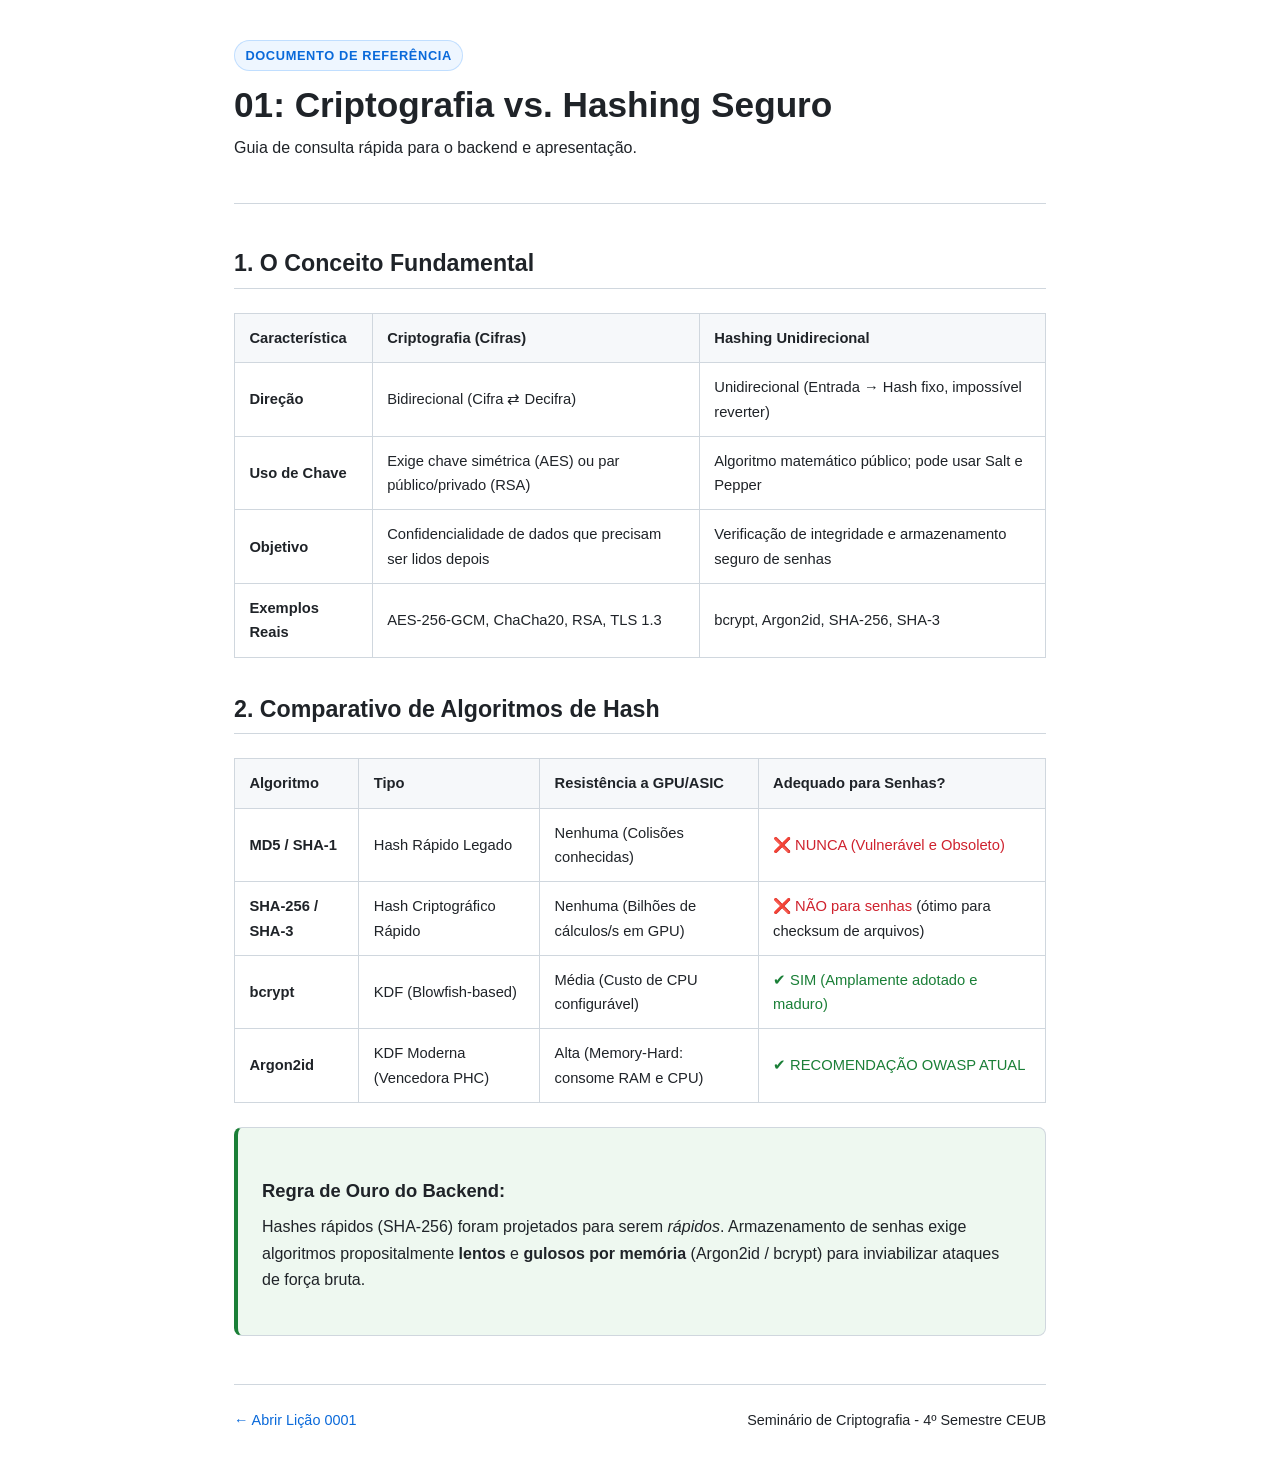
<file: reference/01-hashing-vs-criptografia.html>
<!DOCTYPE html>
<html lang="pt-BR">
<head>
  <meta charset="UTF-8">
  <meta name="viewport" content="width=device-width, initial-scale=1.0">
  <title>Referência 01: Criptografia vs Hashing Seguro</title>
  <link rel="stylesheet" href="../assets/style.css">
  <style>
    table {
      width: 100%;
      border-collapse: collapse;
      margin: 1.5rem 0;
      font-size: 0.92rem;
    }
    th, td {
      border: 1px solid var(--card-border);
      padding: 0.75rem 0.9rem;
      text-align: left;
    }
    th {
      background: var(--card-bg);
      font-weight: 600;
    }
  </style>
</head>
<body>
  <header>
    <span class="lesson-badge">Documento de Referência</span>
    <h1>01: Criptografia vs. Hashing Seguro</h1>
    <p class="text-muted">Guia de consulta rápida para o backend e apresentação.</p>
  </header>

  <main>
    <h2>1. O Conceito Fundamental</h2>
    <table>
      <thead>
        <tr>
          <th>Característica</th>
          <th>Criptografia (Cifras)</th>
          <th>Hashing Unidirecional</th>
        </tr>
      </thead>
      <tbody>
        <tr>
          <td><strong>Direção</strong></td>
          <td>Bidirecional (Cifra ⇄ Decifra)</td>
          <td>Unidirecional (Entrada → Hash fixo, impossível reverter)</td>
        </tr>
        <tr>
          <td><strong>Uso de Chave</strong></td>
          <td>Exige chave simétrica (AES) ou par público/privado (RSA)</td>
          <td>Algoritmo matemático público; pode usar Salt e Pepper</td>
        </tr>
        <tr>
          <td><strong>Objetivo</strong></td>
          <td>Confidencialidade de dados que precisam ser lidos depois</td>
          <td>Verificação de integridade e armazenamento seguro de senhas</td>
        </tr>
        <tr>
          <td><strong>Exemplos Reais</strong></td>
          <td>AES-256-GCM, ChaCha20, RSA, TLS 1.3</td>
          <td>bcrypt, Argon2id, SHA-256, SHA-3</td>
        </tr>
      </tbody>
    </table>

    <h2>2. Comparativo de Algoritmos de Hash</h2>
    <table>
      <thead>
        <tr>
          <th>Algoritmo</th>
          <th>Tipo</th>
          <th>Resistência a GPU/ASIC</th>
          <th>Adequado para Senhas?</th>
        </tr>
      </thead>
      <tbody>
        <tr>
          <td><strong>MD5 / SHA-1</strong></td>
          <td>Hash Rápido Legado</td>
          <td>Nenhuma (Colisões conhecidas)</td>
          <td><span style="color:var(--danger)">❌ NUNCA (Vulnerável e Obsoleto)</span></td>
        </tr>
        <tr>
          <td><strong>SHA-256 / SHA-3</strong></td>
          <td>Hash Criptográfico Rápido</td>
          <td>Nenhuma (Bilhões de cálculos/s em GPU)</td>
          <td><span style="color:var(--danger)">❌ NÃO para senhas</span> (ótimo para checksum de arquivos)</td>
        </tr>
        <tr>
          <td><strong>bcrypt</strong></td>
          <td>KDF (Blowfish-based)</td>
          <td>Média (Custo de CPU configurável)</td>
          <td><span style="color:var(--success)">✔ SIM (Amplamente adotado e maduro)</span></td>
        </tr>
        <tr>
          <td><strong>Argon2id</strong></td>
          <td>KDF Moderna (Vencedora PHC)</td>
          <td>Alta (Memory-Hard: consome RAM e CPU)</td>
          <td><span style="color:var(--success)">✔ RECOMENDAÇÃO OWASP ATUAL</span></td>
        </tr>
      </tbody>
    </table>

    <div class="card alert-success">
      <h3>Regra de Ouro do Backend:</h3>
      <p>Hashes rápidos (SHA-256) foram projetados para serem <em>rápidos</em>. Armazenamento de senhas exige algoritmos propositalmente <strong>lentos</strong> e <strong>gulosos por memória</strong> (Argon2id / bcrypt) para inviabilizar ataques de força bruta.</p>
    </div>
  </main>

  <footer class="nav-footer">
    <a href="../lessons/0001-o-erro-fatal-do-sha256.html">← Abrir Lição 0001</a>
    <span>Seminário de Criptografia - 4º Semestre CEUB</span>
  </footer>
</body>
</html>
</file>
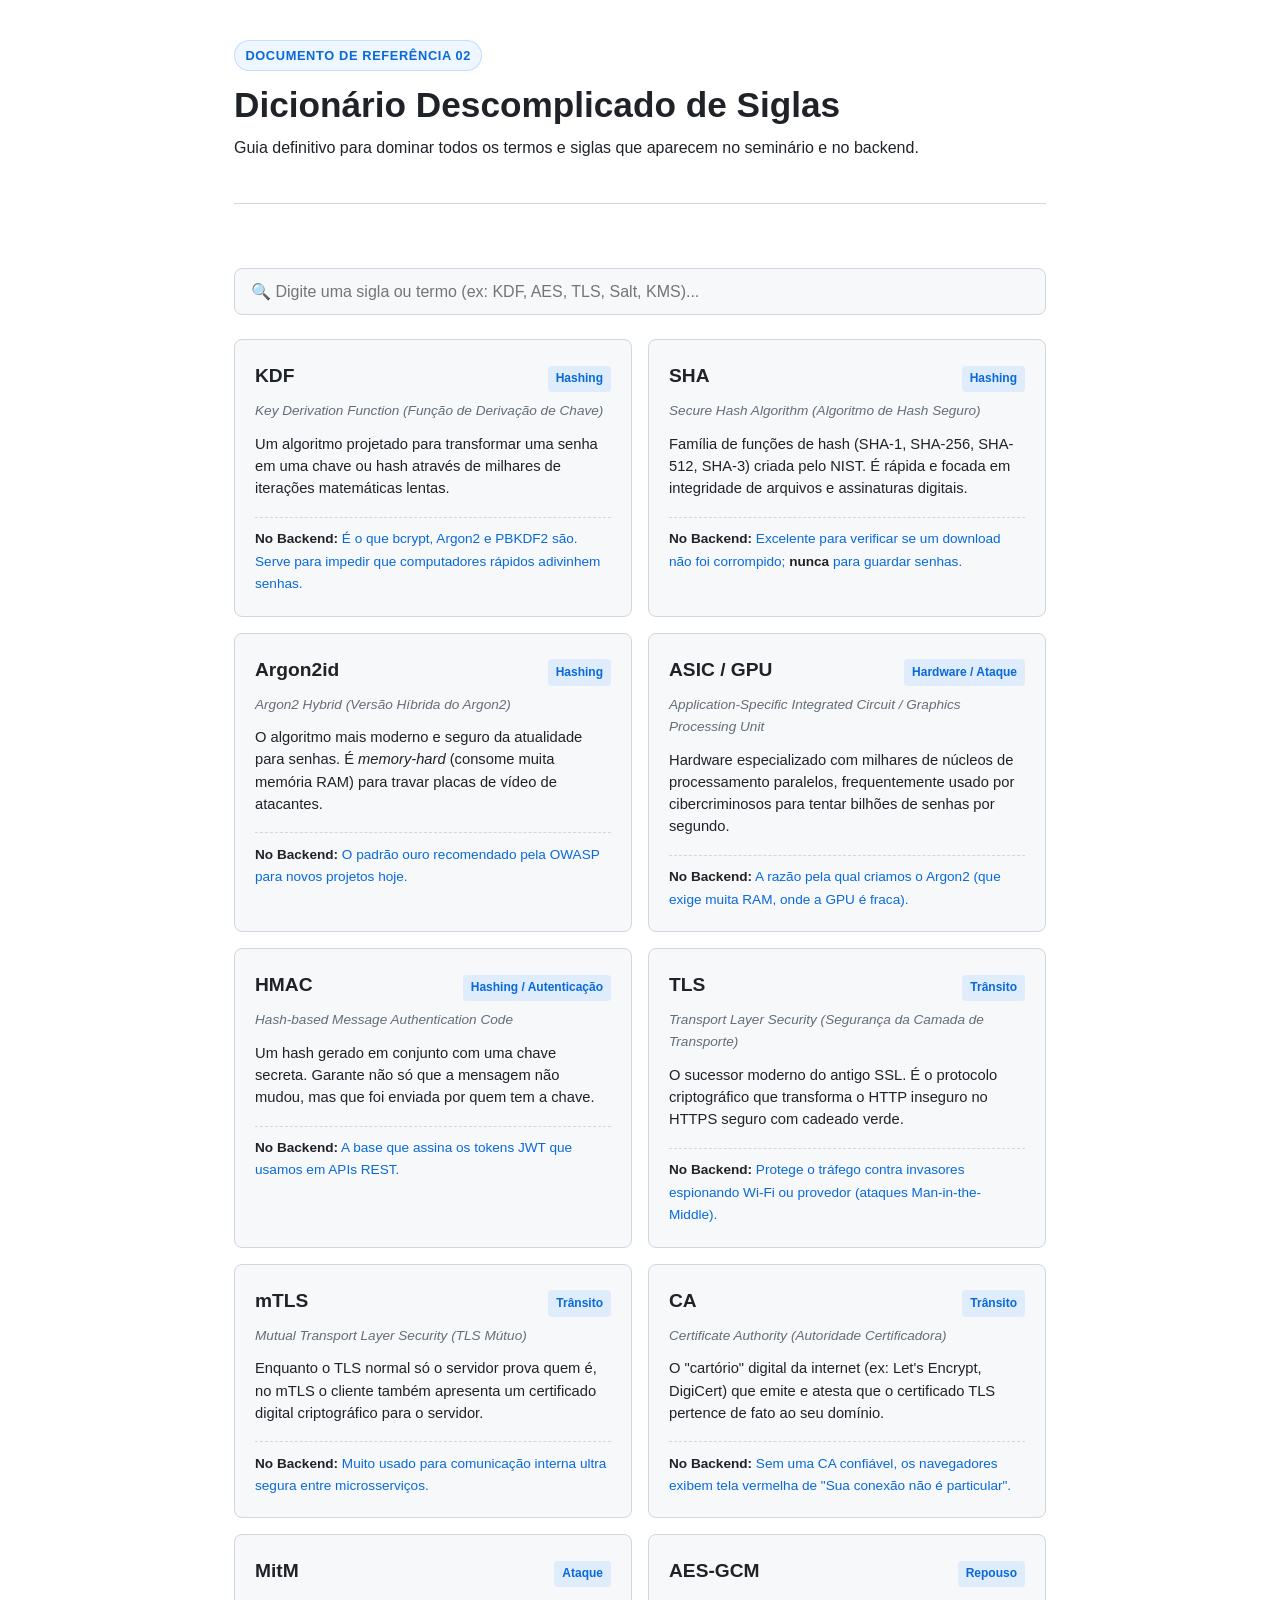
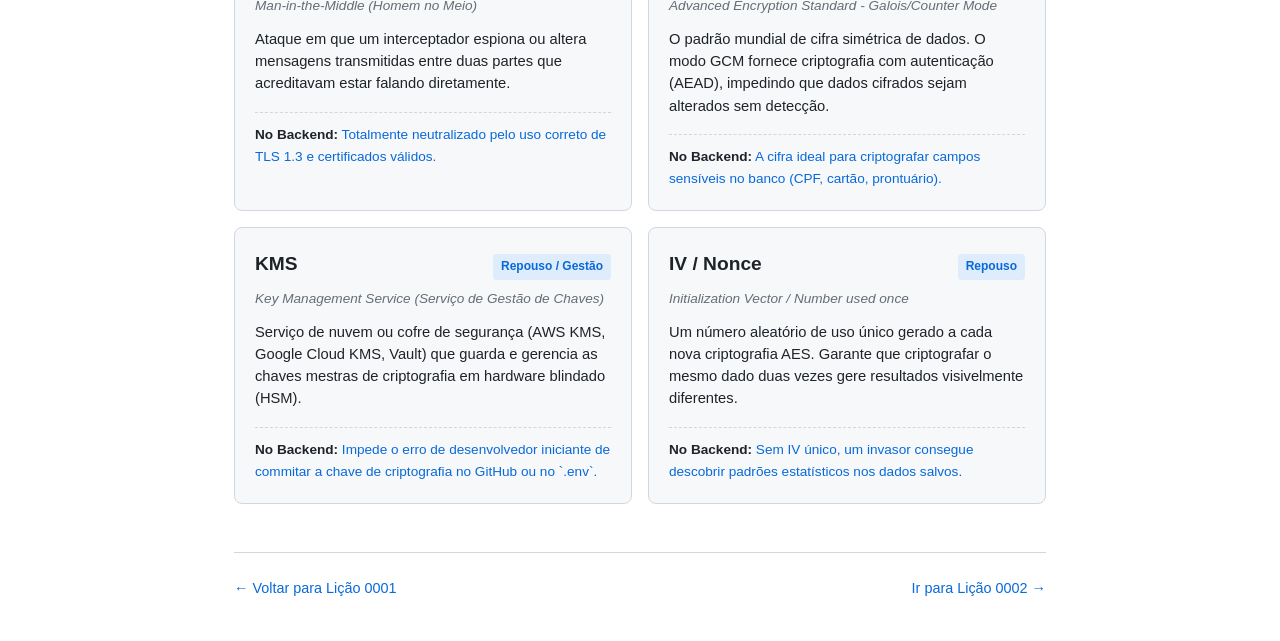
<file: reference/02-dicionario-de-siglas.html>
<!DOCTYPE html>
<html lang="pt-BR">
<head>
  <meta charset="UTF-8">
  <meta name="viewport" content="width=device-width, initial-scale=1.0">
  <title>Referência 02: Dicionário Descomplicado de Siglas Criptográficas</title>
  <link rel="stylesheet" href="../assets/style.css">
  <style>
    .search-bar {
      width: 100%;
      padding: 0.85rem 1rem;
      border-radius: 8px;
      border: 1px solid var(--card-border);
      background: var(--card-bg);
      color: var(--text);
      font-size: 1rem;
      margin: 1.5rem 0;
    }
    .grid-terms {
      display: grid;
      grid-template-columns: 1fr;
      gap: 1rem;
    }
    @media (min-width: 650px) {
      .grid-terms {
        grid-template-columns: 1fr 1fr;
      }
    }
    .term-card {
      background: var(--card-bg);
      border: 1px solid var(--card-border);
      border-radius: 8px;
      padding: 1.25rem;
      transition: transform 0.15s ease, border-color 0.15s ease;
    }
    .term-card:hover {
      border-color: var(--accent);
      transform: translateY(-2px);
    }
    .term-header {
      display: flex;
      justify-content: space-between;
      align-items: baseline;
      margin-bottom: 0.5rem;
    }
    .term-tag {
      font-size: 0.75rem;
      padding: 0.2rem 0.5rem;
      border-radius: 4px;
      background: rgba(88, 166, 255, 0.15);
      color: var(--accent);
      font-weight: 600;
    }
    .term-title {
      font-size: 1.2rem;
      font-weight: 700;
      color: var(--text);
    }
    .term-meaning {
      font-size: 0.85rem;
      color: var(--text-muted);
      margin-bottom: 0.65rem;
      font-style: italic;
    }
    .term-desc {
      font-size: 0.92rem;
      line-height: 1.5;
    }
    .term-why {
      margin-top: 0.65rem;
      padding-top: 0.65rem;
      border-top: 1px dashed var(--card-border);
      font-size: 0.85rem;
      color: var(--accent);
    }
  </style>
</head>
<body>
  <header>
    <span class="lesson-badge">Documento de Referência 02</span>
    <h1>Dicionário Descomplicado de Siglas</h1>
    <p>Guia definitivo para dominar todos os termos e siglas que aparecem no seminário e no backend.</p>
  </header>

  <main>
    <input type="text" id="searchInput" class="search-bar" placeholder="🔍 Digite uma sigla ou termo (ex: KDF, AES, TLS, Salt, KMS)...">

    <div class="grid-terms" id="termsContainer">

      <!-- HASHING & SENHAS -->
      <div class="term-card" data-category="hashing">
        <div class="term-header">
          <span class="term-title">KDF</span>
          <span class="term-tag">Hashing</span>
        </div>
        <div class="term-meaning">Key Derivation Function (Função de Derivação de Chave)</div>
        <p class="term-desc">Um algoritmo projetado para transformar uma senha em uma chave ou hash através de milhares de iterações matemáticas lentas.</p>
        <div class="term-why"><strong>No Backend:</strong> É o que bcrypt, Argon2 e PBKDF2 são. Serve para impedir que computadores rápidos adivinhem senhas.</div>
      </div>

      <div class="term-card" data-category="hashing">
        <div class="term-header">
          <span class="term-title">SHA</span>
          <span class="term-tag">Hashing</span>
        </div>
        <div class="term-meaning">Secure Hash Algorithm (Algoritmo de Hash Seguro)</div>
        <p class="term-desc">Família de funções de hash (SHA-1, SHA-256, SHA-512, SHA-3) criada pelo NIST. É rápida e focada em integridade de arquivos e assinaturas digitais.</p>
        <div class="term-why"><strong>No Backend:</strong> Excelente para verificar se um download não foi corrompido; <strong>nunca</strong> para guardar senhas.</div>
      </div>

      <div class="term-card" data-category="hashing">
        <div class="term-header">
          <span class="term-title">Argon2id</span>
          <span class="term-tag">Hashing</span>
        </div>
        <div class="term-meaning">Argon2 Hybrid (Versão Híbrida do Argon2)</div>
        <p class="term-desc">O algoritmo mais moderno e seguro da atualidade para senhas. É <em>memory-hard</em> (consome muita memória RAM) para travar placas de vídeo de atacantes.</p>
        <div class="term-why"><strong>No Backend:</strong> O padrão ouro recomendado pela OWASP para novos projetos hoje.</div>
      </div>

      <div class="term-card" data-category="hashing">
        <div class="term-header">
          <span class="term-title">ASIC / GPU</span>
          <span class="term-tag">Hardware / Ataque</span>
        </div>
        <div class="term-meaning">Application-Specific Integrated Circuit / Graphics Processing Unit</div>
        <p class="term-desc">Hardware especializado com milhares de núcleos de processamento paralelos, frequentemente usado por cibercriminosos para tentar bilhões de senhas por segundo.</p>
        <div class="term-why"><strong>No Backend:</strong> A razão pela qual criamos o Argon2 (que exige muita RAM, onde a GPU é fraca).</div>
      </div>

      <div class="term-card" data-category="hashing">
        <div class="term-header">
          <span class="term-title">HMAC</span>
          <span class="term-tag">Hashing / Autenticação</span>
        </div>
        <div class="term-meaning">Hash-based Message Authentication Code</div>
        <p class="term-desc">Um hash gerado em conjunto com uma chave secreta. Garante não só que a mensagem não mudou, mas que foi enviada por quem tem a chave.</p>
        <div class="term-why"><strong>No Backend:</strong> A base que assina os tokens JWT que usamos em APIs REST.</div>
      </div>

      <!-- DADOS EM TRÂNSITO -->
      <div class="term-card" data-category="transito">
        <div class="term-header">
          <span class="term-title">TLS</span>
          <span class="term-tag">Trânsito</span>
        </div>
        <div class="term-meaning">Transport Layer Security (Segurança da Camada de Transporte)</div>
        <p class="term-desc">O sucessor moderno do antigo SSL. É o protocolo criptográfico que transforma o HTTP inseguro no HTTPS seguro com cadeado verde.</p>
        <div class="term-why"><strong>No Backend:</strong> Protege o tráfego contra invasores espionando Wi-Fi ou provedor (ataques Man-in-the-Middle).</div>
      </div>

      <div class="term-card" data-category="transito">
        <div class="term-header">
          <span class="term-title">mTLS</span>
          <span class="term-tag">Trânsito</span>
        </div>
        <div class="term-meaning">Mutual Transport Layer Security (TLS Mútuo)</div>
        <p class="term-desc">Enquanto o TLS normal só o servidor prova quem é, no mTLS o cliente também apresenta um certificado digital criptográfico para o servidor.</p>
        <div class="term-why"><strong>No Backend:</strong> Muito usado para comunicação interna ultra segura entre microsserviços.</div>
      </div>

      <div class="term-card" data-category="transito">
        <div class="term-header">
          <span class="term-title">CA</span>
          <span class="term-tag">Trânsito</span>
        </div>
        <div class="term-meaning">Certificate Authority (Autoridade Certificadora)</div>
        <p class="term-desc">O "cartório" digital da internet (ex: Let's Encrypt, DigiCert) que emite e atesta que o certificado TLS pertence de fato ao seu domínio.</p>
        <div class="term-why"><strong>No Backend:</strong> Sem uma CA confiável, os navegadores exibem tela vermelha de "Sua conexão não é particular".</div>
      </div>

      <div class="term-card" data-category="transito">
        <div class="term-header">
          <span class="term-title">MitM</span>
          <span class="term-tag">Ataque</span>
        </div>
        <div class="term-meaning">Man-in-the-Middle (Homem no Meio)</div>
        <p class="term-desc">Ataque em que um interceptador espiona ou altera mensagens transmitidas entre duas partes que acreditavam estar falando diretamente.</p>
        <div class="term-why"><strong>No Backend:</strong> Totalmente neutralizado pelo uso correto de TLS 1.3 e certificados válidos.</div>
      </div>

      <!-- DADOS EM REPOUSO -->
      <div class="term-card" data-category="repouso">
        <div class="term-header">
          <span class="term-title">AES-GCM</span>
          <span class="term-tag">Repouso</span>
        </div>
        <div class="term-meaning">Advanced Encryption Standard - Galois/Counter Mode</div>
        <p class="term-desc">O padrão mundial de cifra simétrica de dados. O modo GCM fornece criptografia com autenticação (AEAD), impedindo que dados cifrados sejam alterados sem detecção.</p>
        <div class="term-why"><strong>No Backend:</strong> A cifra ideal para criptografar campos sensíveis no banco (CPF, cartão, prontuário).</div>
      </div>

      <div class="term-card" data-category="repouso">
        <div class="term-header">
          <span class="term-title">KMS</span>
          <span class="term-tag">Repouso / Gestão</span>
        </div>
        <div class="term-meaning">Key Management Service (Serviço de Gestão de Chaves)</div>
        <p class="term-desc">Serviço de nuvem ou cofre de segurança (AWS KMS, Google Cloud KMS, Vault) que guarda e gerencia as chaves mestras de criptografia em hardware blindado (HSM).</p>
        <div class="term-why"><strong>No Backend:</strong> Impede o erro de desenvolvedor iniciante de commitar a chave de criptografia no GitHub ou no `.env`.</div>
      </div>

      <div class="term-card" data-category="repouso">
        <div class="term-header">
          <span class="term-title">IV / Nonce</span>
          <span class="term-tag">Repouso</span>
        </div>
        <div class="term-meaning">Initialization Vector / Number used once</div>
        <p class="term-desc">Um número aleatório de uso único gerado a cada nova criptografia AES. Garante que criptografar o mesmo dado duas vezes gere resultados visivelmente diferentes.</p>
        <div class="term-why"><strong>No Backend:</strong> Sem IV único, um invasor consegue descobrir padrões estatísticos nos dados salvos.</div>
      </div>

    </div>
  </main>

  <footer class="nav-footer">
    <a href="../lessons/0001-o-erro-fatal-do-sha256.html">← Voltar para Lição 0001</a>
    <a href="../lessons/0002-anatomia-do-bcrypt-e-argon2.html">Ir para Lição 0002 →</a>
  </footer>

  <script>
    const searchInput = document.getElementById('searchInput');
    const cards = document.querySelectorAll('.term-card');

    searchInput.addEventListener('input', (e) => {
      const term = e.target.value.toLowerCase().trim();
      cards.forEach(card => {
        const text = card.textContent.toLowerCase();
        if (text.includes(term)) {
          card.style.display = 'block';
        } else {
          card.style.display = 'none';
        }
      });
    });
  </script>
</body>
</html>
</file>
<file: assets/style.css>
/* Tufte-inspired clean modern stylesheet for interactive lessons */
:root {
  --bg: #0d1117;
  --text: #e6edf3;
  --text-muted: #8b949e;
  --card-bg: #161b22;
  --card-border: #30363d;
  --accent: #58a6ff;
  --accent-hover: #1f6feb;
  --success: #2ea043;
  --danger: #f85149;
  --warning: #d29922;
  --code-bg: #0b0e14;
  --font-sans: -apple-system, BlinkMacSystemFont, "Segoe UI", Roboto, Helvetica, Arial, sans-serif;
  --font-mono: ui-monospace, SFMono-Regular, "SF Mono", Menlo, Consolas, "Liberation Mono", monospace;
}

@media (prefers-color-scheme: light) {
  :root {
    --bg: #ffffff;
    --text: #1f2328;
    --text-muted: #656d76;
    --card-bg: #f6f8fa;
    --card-border: #d0d7de;
    --accent: #0969da;
    --accent-hover: #0550ae;
    --success: #1a7f37;
    --danger: #cf222e;
    --warning: #9a6700;
    --code-bg: #f6f8fa;
  }
}

* {
  box-sizing: border-box;
  margin: 0;
  padding: 0;
}

body {
  font-family: var(--font-sans);
  background-color: var(--bg);
  color: var(--text);
  line-height: 1.65;
  padding: 2.5rem 1.5rem;
  max-width: 860px;
  margin: 0 auto;
}

header {
  margin-bottom: 2.5rem;
  padding-bottom: 1.5rem;
  border-bottom: 1px solid var(--card-border);
}

.lesson-badge {
  display: inline-block;
  padding: 0.25rem 0.65rem;
  font-size: 0.8rem;
  font-weight: 600;
  color: var(--accent);
  background: rgba(88, 166, 255, 0.1);
  border: 1px solid rgba(88, 166, 255, 0.3);
  border-radius: 999px;
  margin-bottom: 0.75rem;
  text-transform: uppercase;
  letter-spacing: 0.05em;
}

h1 {
  font-size: 2.2rem;
  font-weight: 700;
  line-height: 1.25;
  margin-bottom: 0.5rem;
}

h2 {
  font-size: 1.45rem;
  font-weight: 600;
  margin: 2rem 0 1rem;
  padding-bottom: 0.35rem;
  border-bottom: 1px solid var(--card-border);
}

h3 {
  font-size: 1.15rem;
  font-weight: 600;
  margin: 1.5rem 0 0.5rem;
}

p {
  margin-bottom: 1.1rem;
}

strong {
  color: var(--text);
}

a {
  color: var(--accent);
  text-decoration: none;
}

a:hover {
  text-decoration: underline;
}

code {
  font-family: var(--font-mono);
  font-size: 0.88em;
  background: var(--code-bg);
  padding: 0.2em 0.4em;
  border-radius: 4px;
  border: 1px solid var(--card-border);
}

pre {
  background: var(--code-bg);
  border: 1px solid var(--card-border);
  border-radius: 6px;
  padding: 1rem;
  overflow-x: auto;
  margin: 1.25rem 0;
}

pre code {
  background: none;
  padding: 0;
  border: none;
}

.card {
  background: var(--card-bg);
  border: 1px solid var(--card-border);
  border-radius: 8px;
  padding: 1.5rem;
  margin: 1.5rem 0;
}

.alert-warning {
  border-left: 4px solid var(--warning);
  background: rgba(210, 153, 34, 0.08);
}

.alert-danger {
  border-left: 4px solid var(--danger);
  background: rgba(248, 81, 73, 0.08);
}

.alert-success {
  border-left: 4px solid var(--success);
  background: rgba(46, 160, 67, 0.08);
}

/* Interactive Simulator */
.simulator {
  background: var(--card-bg);
  border: 1px solid var(--card-border);
  border-radius: 8px;
  padding: 1.5rem;
  margin: 2rem 0;
}

.simulator-header {
  display: flex;
  justify-content: space-between;
  align-items: center;
  margin-bottom: 1rem;
}

.simulator-controls {
  display: grid;
  grid-template-columns: 1fr;
  gap: 1rem;
  margin-bottom: 1.5rem;
}

@media (min-width: 600px) {
  .simulator-controls {
    grid-template-columns: 1fr 1fr;
  }
}

.form-group label {
  display: block;
  font-size: 0.85rem;
  font-weight: 600;
  margin-bottom: 0.4rem;
  color: var(--text-muted);
}

.form-group input, .form-group select {
  width: 100%;
  padding: 0.65rem 0.85rem;
  border-radius: 6px;
  border: 1px solid var(--card-border);
  background: var(--bg);
  color: var(--text);
  font-size: 0.95rem;
  font-family: inherit;
}

.sim-output {
  background: var(--code-bg);
  border: 1px solid var(--card-border);
  border-radius: 6px;
  padding: 1rem;
  font-family: var(--font-mono);
  font-size: 0.9rem;
  margin-top: 1rem;
}

.sim-metric {
  display: flex;
  justify-content: space-between;
  padding: 0.4rem 0;
  border-bottom: 1px dashed var(--card-border);
}

.sim-metric:last-child {
  border-bottom: none;
}

/* Interactive Quiz */
.quiz-widget {
  background: var(--card-bg);
  border: 1px solid var(--card-border);
  border-radius: 8px;
  padding: 1.5rem;
  margin: 2rem 0;
}

.quiz-question {
  font-weight: 600;
  font-size: 1.05rem;
  margin-bottom: 1rem;
}

.quiz-options {
  display: flex;
  flex-direction: column;
  gap: 0.65rem;
}

.quiz-option {
  padding: 0.85rem 1rem;
  border-radius: 6px;
  border: 1px solid var(--card-border);
  background: var(--bg);
  cursor: pointer;
  transition: all 0.15s ease;
  font-size: 0.95rem;
  text-align: left;
}

.quiz-option:hover {
  border-color: var(--accent);
  background: rgba(88, 166, 255, 0.05);
}

.quiz-option.correct {
  border-color: var(--success);
  background: rgba(46, 160, 67, 0.15);
  color: var(--text);
  font-weight: 600;
}

.quiz-option.incorrect {
  border-color: var(--danger);
  background: rgba(248, 81, 73, 0.15);
  color: var(--text);
}

.quiz-feedback {
  margin-top: 1rem;
  padding: 0.75rem 1rem;
  border-radius: 6px;
  display: none;
  font-size: 0.9rem;
}

.nav-footer {
  margin-top: 3rem;
  padding-top: 1.5rem;
  border-top: 1px solid var(--card-border);
  display: flex;
  justify-content: space-between;
  align-items: center;
  font-size: 0.9rem;
}
</file>
